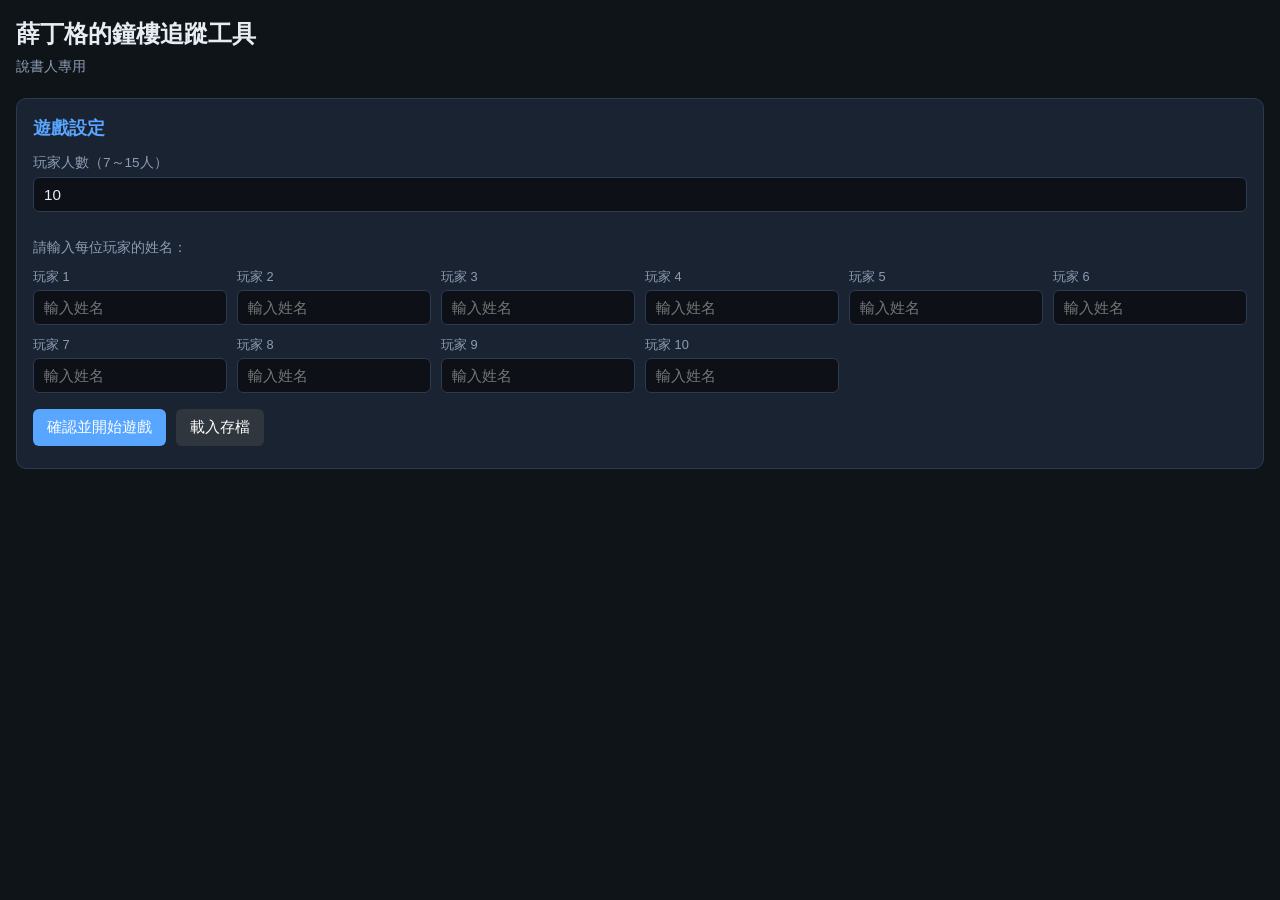
<file: index.html>
<!DOCTYPE html>
<html lang="zh-TW">
<head>
<meta charset="UTF-8">
<meta name="viewport" content="width=device-width, initial-scale=1.0">
<title>薛丁格的鐘樓追蹤工具</title>
<style>
  :root {
    --bg: #0f1419;
    --card: #1a2332;
    --border: #2d3a4f;
    --text: #e6edf3;
    --muted: #8b9cb3;
    --accent: #58a6ff;
    --good: #3fb950;
    --evil: #f85149;
    --warn: #d29922;
    --townsfolk: #3fb950;
    --outsider: #d29922;
    --minion: #f0883e;
    --demon: #f85149;
  }
  * { box-sizing: border-box; margin: 0; padding: 0; }
  body {
    font-family: "Microsoft JhengHei", "Segoe UI", sans-serif;
    background: var(--bg);
    color: var(--text);
    line-height: 1.5;
    padding: 16px;
    max-width: 1500px;
    margin: 0 auto;
  }
  h1 { font-size: 1.5rem; margin-bottom: 4px; }
  .subtitle { color: var(--muted); font-size: 0.9rem; margin-bottom: 20px; }
  .section {
    background: var(--card);
    border: 1px solid var(--border);
    border-radius: 10px;
    padding: 16px;
    margin-bottom: 16px;
  }
  .section h2 {
    font-size: 1.1rem;
    margin-bottom: 12px;
    color: var(--accent);
  }
  label { display: block; margin-bottom: 4px; font-size: 0.85rem; color: var(--muted); }
  input, select, textarea, button {
    font-family: inherit;
    font-size: 0.95rem;
  }
  input[type="text"], input[type="number"], select, textarea {
    width: 100%;
    padding: 8px 10px;
    background: #0d1117;
    border: 1px solid var(--border);
    border-radius: 6px;
    color: var(--text);
    margin-bottom: 10px;
  }
  textarea { min-height: 50px; resize: vertical; }
  button {
    background: var(--accent);
    color: #fff;
    border: none;
    padding: 8px 14px;
    border-radius: 6px;
    cursor: pointer;
    margin-right: 6px;
    margin-bottom: 6px;
  }
  button:hover { filter: brightness(1.1); }
  button.secondary { background: #30363d; }
  button.small { padding: 3px 8px; font-size: 0.78rem; }
  button.danger { background: var(--evil); }
  .row { display: flex; gap: 10px; flex-wrap: wrap; align-items: flex-end; }
  .row > * { flex: 1; min-width: 140px; }
  .players-grid {
    display: grid;
    grid-template-columns: repeat(auto-fill, minmax(300px, 1fr));
    gap: 12px;
  }
  .player-card {
    background: #0d1117;
    border: 1px solid var(--border);
    border-radius: 8px;
    padding: 12px;
  }
  .player-card h3 {
    font-size: 1rem;
    margin-bottom: 6px;
    display: flex;
    justify-content: space-between;
    align-items: center;
  }
  .role-tags {
    display: flex;
    flex-wrap: wrap;
    gap: 4px;
    margin: 6px 0;
    min-height: 28px;
  }
  .tag {
    border-radius: 12px;
    padding: 2px 8px;
    font-size: 0.72rem;
    display: inline-flex;
    align-items: center;
    gap: 3px;
    border: 1px solid transparent;
  }
  .tag.townsfolk { background: #1a3a2a; color: var(--townsfolk); border-color: #2a5a3a; }
  .tag.outsider { background: #3a2a1a; color: var(--outsider); border-color: #5a4a2a; }
  .tag.minion { background: #3a2a1a; color: var(--minion); border-color: #5a3a1a; }
  .tag.demon { background: #3a1a1a; color: var(--demon); border-color: #5a2a2a; }
  .tag button {
    background: transparent;
    border: none;
    color: inherit;
    padding: 0;
    margin: 0;
    font-size: 0.85rem;
    cursor: pointer;
    opacity: 0.7;
  }
  .status-bar {
    display: flex;
    gap: 6px;
    flex-wrap: wrap;
    margin-top: 6px;
  }
  .status {
    font-size: 0.7rem;
    padding: 2px 6px;
    border-radius: 4px;
    background: #21262d;
  }
  .status.alive { background: #1a3a2a; color: var(--good); }
  .status.dead { background: #3a1a1a; color: var(--evil); }
  .status.poisoned { background: #3a2a1a; color: var(--warn); }
  #timeline {
    max-height: 380px;
    overflow-y: auto;
  }
  .event {
    border-left: 3px solid var(--accent);
    padding: 8px 12px;
    margin-bottom: 8px;
    background: #0d1117;
    border-radius: 0 6px 6px 0;
    font-size: 0.9rem;
  }
  .event .meta {
    font-size: 0.75rem;
    color: var(--muted);
    margin-bottom: 2px;
  }
  .hidden { display: none; }
  .flex-between { display: flex; justify-content: space-between; align-items: center; }
  .checkbox-group {
    display: flex;
    flex-wrap: wrap;
    gap: 12px;
    margin: 8px 0 12px;
  }
  .checkbox-group label {
    display: flex;
    align-items: center;
    gap: 4px;
    color: var(--text);
    font-size: 0.9rem;
    cursor: pointer;
  }
  .count-badge {
    background: #21262d;
    padding: 1px 6px;
    border-radius: 10px;
    font-size: 0.75rem;
    margin-left: 4px;
  }
  .name-grid {
    display: grid;
    grid-template-columns: repeat(auto-fill, minmax(180px, 1fr));
    gap: 10px;
    margin-top: 8px;
  }
</style>
</head>
<body>
  <h1>薛丁格的鐘樓追蹤工具</h1>
  <p class="subtitle">說書人專用</p>

  <!-- 設定區 -->
  <div class="section" id="setupSection">
    <h2>遊戲設定</h2>
    <div class="row">
      <div>
        <label>玩家人數（7～15人）</label>
        <input type="number" id="playerCount" min="7" max="15" value="10" onchange="generateNameInputs()">
      </div>
    </div>
    <div id="nameInputsArea" style="margin-top: 16px;"></div>
    <div style="margin-top: 16px;">
      <button onclick="createPlayers()">確認並開始遊戲</button>
      <button class="secondary" onclick="loadGame()">載入存檔</button>
    </div>
  </div>

  <!-- 主要操作區 -->
  <div id="mainSection" class="hidden">
    <!-- 快速記錄選擇 -->
    <div class="section">
      <h2>快速記錄選擇</h2>
      <div class="row">
        <div>
          <label>玩家</label>
          <select id="logPlayer"></select>
        </div>
        <div>
          <label>階段</label>
          <select id="logPhase">
            <option value="N1">第一夜</option>
            <option value="D1">第一天</option>
            <option value="N2">第二夜</option>
            <option value="D2">第二天</option>
            <option value="N3">第三夜</option>
            <option value="D3">第三天</option>
            <option value="N4">第四夜</option>
            <option value="D4">第四天</option>
            <option value="N5">第五夜</option>
            <option value="D5">第五天</option>
            <option value="Other">其他</option>
          </select>
        </div>
      </div>
      <div class="checkbox-group">
        <label><input type="checkbox" id="flagWoken"> 想要被喚醒</label>
        <label><input type="checkbox" id="flagChoseTarget"> 夜晚選擇了目標</label>
        <label><input type="checkbox" id="flagReceivedInfo"> 獲得資訊</label>
        <label><input type="checkbox" id="flagDayAbility"> 白天使用能力</label>
        <label><input type="checkbox" id="flagDied"> 死亡</label>
      </div>
      <label>選擇內容</label>
      <textarea id="logContent" placeholder="例如：被喚醒並選擇了3號玩家作為目標"></textarea>
      <button onclick="addEventAndCollapse()">加入時間軸並自動移除</button>
      <button class="secondary" onclick="clearLogForm()">清空</button>
    </div>

    <!-- 時間軸 -->
    <div class="section">
      <h2>時間軸</h2>
      <div id="timeline"></div>
      <button class="secondary small" onclick="clearTimeline()">清空時間軸</button>
    </div>

    <!-- 玩家卡片 -->
    <div class="section">
      <div class="flex-between">
        <h2>玩家狀態與角色可能性</h2>
        <div>
          <button class="small secondary" onclick="undo()">復原上一步</button>
          <button class="small secondary" onclick="saveGame()">手動儲存</button>
        </div>
      </div>
      <div class="players-grid" id="playersGrid"></div>
    </div>
  </div>

<script>
const ROLES = [
  { id: "clockmaker", zh: "鐘錶匠", type: "townsfolk", wakesN1: true, wakesOther: false, chooses: false, dayAbility: false },
  { id: "pixie", zh: "小精靈", type: "townsfolk", wakesN1: true, wakesOther: false, chooses: false, dayAbility: false },
  { id: "empath", zh: "共情者", type: "townsfolk", wakesN1: true, wakesOther: true, chooses: false, dayAbility: false },
  { id: "mathematician", zh: "數學家", type: "townsfolk", wakesN1: true, wakesOther: true, chooses: false, dayAbility: false },
  { id: "monk", zh: "僧侶", type: "townsfolk", wakesN1: false, wakesOther: true, chooses: true, dayAbility: false },
  { id: "undertaker", zh: "送葬者", type: "townsfolk", wakesN1: false, wakesOther: true, chooses: false, dayAbility: false },
  { id: "gambler", zh: "賭徒", type: "townsfolk", wakesN1: false, wakesOther: true, chooses: true, dayAbility: false },
  { id: "lycanthrope", zh: "半獸人", type: "townsfolk", wakesN1: false, wakesOther: true, chooses: true, dayAbility: false },
  { id: "gossip", zh: "造謠者", type: "townsfolk", wakesN1: false, wakesOther: false, chooses: false, dayAbility: true },
  { id: "fool", zh: "弄臣", type: "townsfolk", wakesN1: false, wakesOther: false, chooses: false, dayAbility: false },
  { id: "tealady", zh: "茶藝師", type: "townsfolk", wakesN1: false, wakesOther: false, chooses: false, dayAbility: false },
  { id: "cannibal", zh: "食人族", type: "townsfolk", wakesN1: false, wakesOther: true, chooses: false, dayAbility: false },
  { id: "mayor", zh: "鎮長", type: "townsfolk", wakesN1: false, wakesOther: false, chooses: false, dayAbility: false },
  { id: "drunk", zh: "酒鬼", type: "outsider", wakesN1: false, wakesOther: false, chooses: false, dayAbility: false },
  { id: "recluse", zh: "陌客", type: "outsider", wakesN1: false, wakesOther: false, chooses: false, dayAbility: false },
  { id: "damsel", zh: "落難少女", type: "outsider", wakesN1: false, wakesOther: false, chooses: false, dayAbility: false },
  { id: "puzzlemaster", zh: "解謎大師", type: "outsider", wakesN1: false, wakesOther: false, chooses: false, dayAbility: false },
  { id: "golem", zh: "魔像", type: "outsider", wakesN1: false, wakesOther: false, chooses: false, dayAbility: false },
  { id: "poisoner", zh: "投毒者", type: "minion", wakesN1: true, wakesOther: true, chooses: true, dayAbility: false },
  { id: "baron", zh: "男爵", type: "minion", wakesN1: false, wakesOther: false, chooses: false, dayAbility: false },
  { id: "devilsadvocate", zh: "魔鬼代言人", type: "minion", wakesN1: true, wakesOther: true, chooses: true, dayAbility: false },
  { id: "mastermind", zh: "主謀", type: "minion", wakesN1: false, wakesOther: false, chooses: false, dayAbility: false },
  { id: "pukka", zh: "普卡", type: "demon", wakesN1: true, wakesOther: true, chooses: true, dayAbility: false },
  { id: "lleech", zh: "痢蛭", type: "demon", wakesN1: true, wakesOther: true, chooses: true, dayAbility: false },
  { id: "fanggu", zh: "方古", type: "demon", wakesN1: false, wakesOther: true, chooses: true, dayAbility: false }
];

let players = [];
let events = [];
let history = [];
let nextId = 1;
const MAX_HISTORY = 30;

function generateNameInputs() {
  const count = parseInt(document.getElementById('playerCount').value) || 10;
  const area = document.getElementById('nameInputsArea');
  if (count < 7 || count > 15) {
    area.innerHTML = '<p style="color:var(--evil);">請輸入 7～15 之間的人數</p>';
    return;
  }
  let html = '<label>請輸入每位玩家的姓名：</label><div class="name-grid">';
  for (let i = 1; i <= count; i++) {
    html += `
      <div>
        <label style="font-size:0.8rem; color:var(--muted);">玩家 ${i}</label>
        <input type="text" id="playerName${i}" placeholder="輸入姓名" style="margin-bottom:0;">
      </div>
    `;
  }
  html += '</div>';
  area.innerHTML = html;
}

function createPlayers() {
  const count = parseInt(document.getElementById('playerCount').value) || 10;
  if (count < 7 || count > 15) {
    alert('請輸入 7～15 之間的人數');
    return;
  }
  const names = [];
  for (let i = 1; i <= count; i++) {
    const input = document.getElementById('playerName' + i);
    const name = input ? input.value.trim() : '';
    names.push(name || ('玩家 ' + i));
  }
  players = [];
  nextId = 1;
  for (let i = 0; i < count; i++) {
    players.push({
      id: nextId++,
      name: names[i],
      possible: ROLES.map(r => r.id),
      alive: true,
      poisoned: false,
      possiblyDead: false,
      alignment: null
    });
  }
  events = [];
  history = [];
  renderAll();
  document.getElementById('setupSection').classList.add('hidden');
  document.getElementById('mainSection').classList.remove('hidden');
  saveGame();
}

function getRole(id) {
  return ROLES.find(r => r.id === id);
}

function renderAll() {
  renderPlayers();
  renderPlayerSelect();
  renderTimeline();
}

function renderPlayers() {
  const grid = document.getElementById('playersGrid');
  grid.innerHTML = players.map(p => {
    const possibleRoles = p.possible.map(id => getRole(id)).filter(Boolean);
    const count = possibleRoles.length;
    return `
      <div class="player-card">
        <h3>
          <span contenteditable="true" onblur="updateName(${p.id}, this.textContent)">${p.name}</span>
          <span class="count-badge">${count} 個可能</span>
        </h3>
        <div class="status-bar">
          <span class="status ${p.alive ? 'alive' : 'dead'}">${p.alive ? '存活' : '死亡'}</span>
          ${p.possiblyDead ? '<span class="status dead">可能死亡</span>' : ''}
          ${p.poisoned ? '<span class="status poisoned">中毒</span>' : ''}
          ${p.alignment === 'good' ? '<span class="status alive">善良</span>' : ''}
          ${p.alignment === 'evil' ? '<span class="status dead">邪惡</span>' : ''}
        </div>
        <div class="role-tags">
          ${possibleRoles.map(r => `
            <span class="tag ${r.type}">
              ${r.zh}
              <button onclick="manualRemove(${p.id}, '${r.id}')">×</button>
            </span>
          `).join('')}
        </div>
        <div class="status-bar">
          <button class="small secondary" onclick="toggleAlive(${p.id})">${p.alive ? '標記死亡' : '標記存活'}</button>
          <button class="small secondary" onclick="togglePossiblyDead(${p.id})">${p.possiblyDead ? '取消可能死亡' : '可能死亡'}</button>
          <button class="small secondary" onclick="togglePoisoned(${p.id})">${p.poisoned ? '解除中毒' : '標記中毒'}</button>
          <button class="small secondary" onclick="setAlignment(${p.id}, 'good')">設為善良</button>
          <button class="small secondary" onclick="setAlignment(${p.id}, 'evil')">設為邪惡</button>
          <button class="small secondary" onclick="resetPossible(${p.id})">重置可能性</button>
        </div>
      </div>
    `;
  }).join('');
}

function renderPlayerSelect() {
  const sel = document.getElementById('logPlayer');
  sel.innerHTML = players.map(p => `<option value="${p.id}">${p.name}</option>`).join('');
}

function renderTimeline() {
  const box = document.getElementById('timeline');
  if (events.length === 0) {
    box.innerHTML = '<p style="color:var(--muted);font-size:0.9rem">尚無事件</p>';
    return;
  }
  box.innerHTML = events.slice().reverse().map(e => `
    <div class="event">
      <div class="meta">${e.phase} · ${e.playerName} · ${e.time}</div>
      <div>${e.content}</div>
     ${e.collapsed ? `<div style="font-size:0.8rem;color:var(--warn);margin-top:4px">已自動移除：${e.collapsed}</div>` : ''}
      <div style="margin-top:6px;">
        <button class="small secondary" onclick="editEvent(${e.id})">修改</button>
        <button class="small secondary" onclick="deleteEvent(${e.id})">刪除</button>
      </div>
    </div>
  `).join('');
}

  function deleteEvent(eventId) {
  saveToHistory();
  events = events.filter(e => e.id !== eventId);
  renderTimeline();
  saveGame();
}

function editEvent(eventId) {
  const e = events.find(x => x.id === eventId);
  if (!e) return;

  const newContent = prompt('請輸入新的內容：', e.content);
  if (newContent === null) return;          // 使用者按取消
  if (newContent.trim() === '') {
    alert('內容不能空白');
    return;
  }

  saveToHistory();
  e.content = newContent.trim();
  renderTimeline();
  saveGame();
}
  
function saveToHistory() {
  const snapshot = {
    players: JSON.parse(JSON.stringify(players)),
    events: JSON.parse(JSON.stringify(events)),
    nextId: nextId
  };
  history.push(snapshot);
  if (history.length > MAX_HISTORY) history.shift();
}

function undo() {
  if (history.length === 0) {
    alert('沒有可以復原的步驟了');
    return;
  }
  const last = history.pop();
  players = last.players;
  events = last.events;
  nextId = last.nextId;
  renderAll();
  saveGame();
}

function setAlignment(pid, alignment) {
  saveToHistory();
  const p = players.find(x => x.id === pid);
  if (!p) return;
  p.alignment = alignment;
  if (alignment === 'good') {
    p.possible = p.possible.filter(id => {
      const r = getRole(id);
      return r.type === 'townsfolk' || r.type === 'outsider';
    });
  } else if (alignment === 'evil') {
    p.possible = p.possible.filter(id => {
      const r = getRole(id);
      return r.type === 'minion' || r.type === 'demon';
    });
  }
  renderPlayers();
  saveGame();
}

function addEventAndCollapse() {
  saveToHistory();
  const pid = parseInt(document.getElementById('logPlayer').value);
  const phase = document.getElementById('logPhase').value;
  const content = document.getElementById('logContent').value.trim();
  const woken = document.getElementById('flagWoken').checked;
  const chose = document.getElementById('flagChoseTarget').checked;
  const info = document.getElementById('flagReceivedInfo').checked;
  const dayAbility = document.getElementById('flagDayAbility').checked;
  const died = document.getElementById('flagDied').checked;

  if (!content && !woken && !chose && !info && !dayAbility && !died) {
    alert('請至少輸入內容或勾選一個行為標記');
    return;
  }

  const p = players.find(x => x.id === pid);
  if (!p) return;

  let removed = [];
  const isNight1 = phase === 'N1';
  const isOtherNight = phase.startsWith('N') && phase !== 'N1';

  if (woken) {
    if (isNight1) {
      p.possible = p.possible.filter(id => {
        const r = getRole(id);
        if (!r.wakesN1) {
          removed.push(r.zh);
          return false;
        }
        return true;
      });
    } else if (isOtherNight) {
      p.possible = p.possible.filter(id => {
        const r = getRole(id);
        if (!r.wakesOther) {
          removed.push(r.zh);
          return false;
        }
        return true;
      });
    }
  }

  if (chose) {
    p.possible = p.possible.filter(id => {
      const r = getRole(id);
      if (!r.chooses) {
        removed.push(r.zh);
        return false;
      }
      return true;
    });
  }

  if (dayAbility) {
    p.possible = p.possible.filter(id => {
      const r = getRole(id);
      if (!r.dayAbility) {
        removed.push(r.zh);
        return false;
      }
      return true;
    });
  }

  if (died) p.alive = false;

  let autoText = '';
  if (woken) autoText += '被喚醒';
  if (chose) autoText += (autoText ? ' + ' : '') + '選擇目標';
  if (dayAbility) autoText += (autoText ? ' + ' : '') + '白天使用能力';
  if (info) autoText += (autoText ? ' + ' : '') + '獲得資訊';
  if (died) autoText += (autoText ? ' + ' : '') + '死亡';

  const removedStr = [...new Set(removed)].join('、') || null;

  events.push({
    id: Date.now(),
    playerId: pid,
    playerName: p.name,
    phase,
    content: content || autoText || '記錄',
    time: new Date().toLocaleTimeString('zh-TW', {hour:'2-digit', minute:'2-digit'}),
    collapsed: removedStr
  });

  clearLogForm();
  renderAll();
  saveGame();
}

function manualRemove(pid, roleId) {
  saveToHistory();
  const p = players.find(x => x.id === pid);
  if (!p) return;
  p.possible = p.possible.filter(id => id !== roleId);
  renderPlayers();
  saveGame();
}

function resetPossible(pid) {
  saveToHistory();
  const p = players.find(x => x.id === pid);
  if (p) {
    p.possible = ROLES.map(r => r.id);
    p.alignment = null;
    renderPlayers();
    saveGame();
  }
}

function toggleAlive(pid) {
  saveToHistory();
  const p = players.find(x => x.id === pid);
  if (p) {
    p.alive = !p.alive;
    renderPlayers();
    saveGame();
  }
}

function togglePossiblyDead(pid) {
  saveToHistory();
  const p = players.find(x => x.id === pid);
  if (p) {
    p.possiblyDead = !p.possiblyDead;
    renderPlayers();
    saveGame();
  }
}

function togglePoisoned(pid) {
  saveToHistory();
  const p = players.find(x => x.id === pid);
  if (p) {
    p.poisoned = !p.poisoned;
    renderPlayers();
    saveGame();
  }
}

function updateName(pid, newName) {
  const p = players.find(x => x.id === pid);
  if (p && newName.trim()) {
    p.name = newName.trim();
    renderPlayerSelect();
    saveGame();
  }
}

function clearLogForm() {
  document.getElementById('logContent').value = '';
  document.getElementById('flagWoken').checked = false;
  document.getElementById('flagChoseTarget').checked = false;
  document.getElementById('flagReceivedInfo').checked = false;
  document.getElementById('flagDayAbility').checked = false;
  document.getElementById('flagDied').checked = false;
}

function clearTimeline() {
  if (confirm('確定清空時間軸？')) {
    saveToHistory();
    events = [];
    renderTimeline();
    saveGame();
  }
}

function saveGame() {
  const data = { players, events, nextId };
  localStorage.setItem('schrodinger_v2', JSON.stringify(data));
}

function loadGame() {
  const raw = localStorage.getItem('schrodinger_v2');
  if (!raw) {
    alert('沒有找到存檔');
    return;
  }
  try {
    const data = JSON.parse(raw);
    players = data.players || [];
    events = data.events || [];
    nextId = data.nextId || 1;
    history = [];
    document.getElementById('setupSection').classList.add('hidden');
    document.getElementById('mainSection').classList.remove('hidden');
    renderAll();
    alert('存檔已載入');
  } catch (e) {
    alert('存檔損壞');
  }
}

generateNameInputs();
</script>
</body>
</html>
</file>
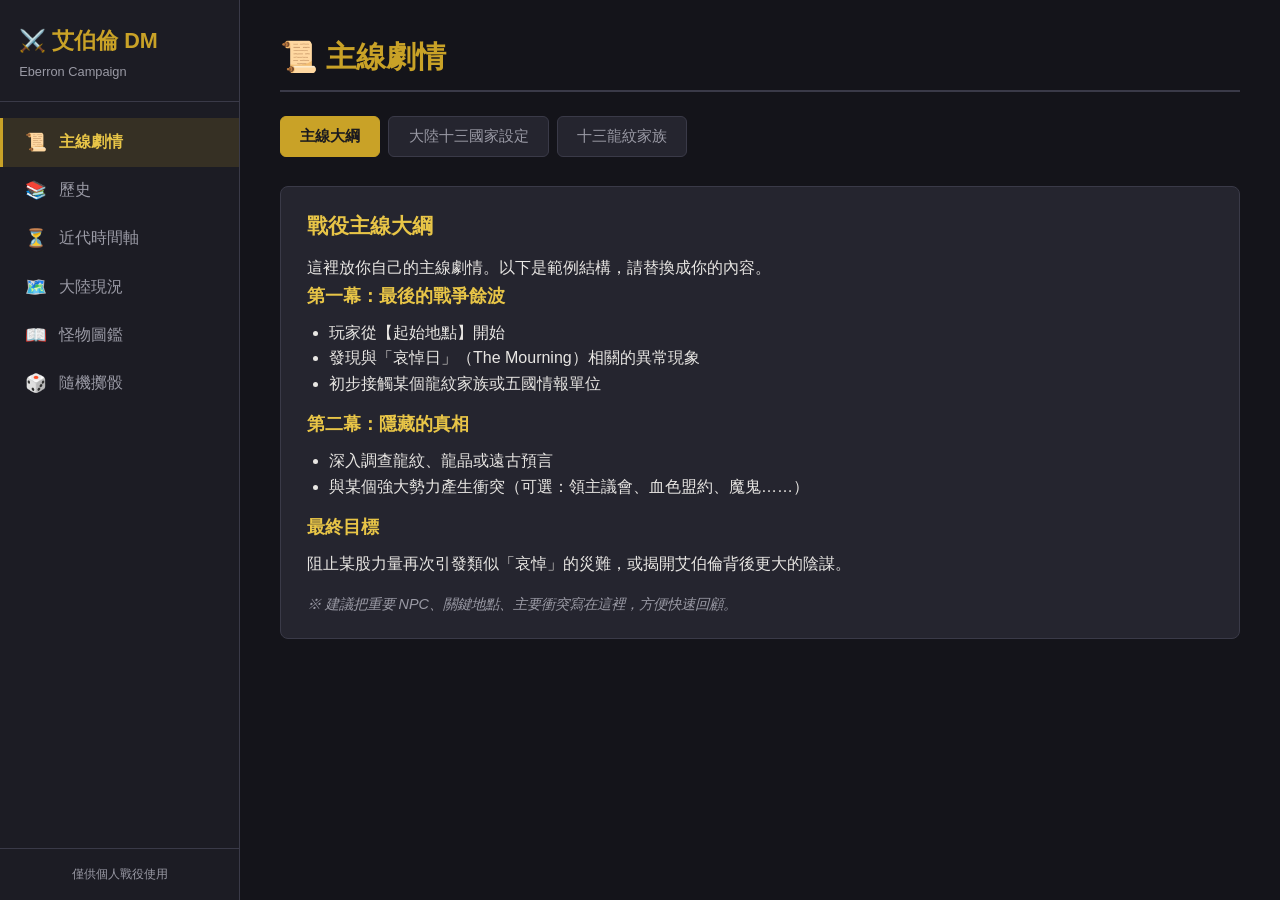
<file: DM/DM.html>
<!DOCTYPE html>
<html lang="zh-Hant">
<head>
  <meta charset="UTF-8">
  <meta name="viewport" content="width=device-width, initial-scale=1.0">
  <title>艾伯倫 DM ｜Eberron</title>
  <link rel="stylesheet" href="style.css">
</head>
<body>

  <div class="app">
    <!-- ========== 左側側邊欄 ========== -->
    <aside class="sidebar">
      <div class="sidebar-header">
        <div class="logo">⚔️ 艾伯倫 DM</div>
        <div class="subtitle">Eberron Campaign</div>
      </div>

      <nav class="sidebar-nav">
        <button class="nav-item active" data-panel="plot">
          <span class="icon">📜</span> 主線劇情
        </button>
        <button class="nav-item" data-panel="history">
          <span class="icon">📚</span> 歷史
        </button>
        <button class="nav-item" data-panel="timeline">
          <span class="icon">⏳</span> 近代時間軸
        </button>
        <button class="nav-item" data-panel="regions">
          <span class="icon">🗺️</span> 大陸現況
        </button>
        <button class="nav-item" data-panel="bestiary">
          <span class="icon">📖</span> 怪物圖鑑
        </button>
        <button class="nav-item" data-panel="tables">
          <span class="icon">🎲</span> 隨機擲骰
        </button>
      </nav>

      <div class="sidebar-footer">
        僅供個人戰役使用
      </div>
    </aside>

    <!-- ========== 右側內容區 ========== -->
    <main class="content">

      <!-- ===== 主線劇情（含有子選單） ===== -->
      <section id="panel-plot" class="panel active">
        <h1>📜 主線劇情</h1>

        <div class="sub-tabs">
          <button class="sub-tab active" data-sub="outline">主線大綱</button>
          <button class="sub-tab" data-sub="nations">大陸十三國家設定</button>
          <button class="sub-tab" data-sub="houses">十三龍紋家族</button>
        </div>

        <div id="sub-outline" class="sub-panel active">
          <div class="card">
            <h2>戰役主線大綱</h2>
            <p>這裡放你自己的主線劇情。以下是範例結構，請替換成你的內容。</p>
            <h3>第一幕：最後的戰爭餘波</h3>
            <ul>
              <li>玩家從【起始地點】開始</li>
              <li>發現與「哀悼日」（The Mourning）相關的異常現象</li>
              <li>初步接觸某個龍紋家族或五國情報單位</li>
            </ul>
            <h3>第二幕：隱藏的真相</h3>
            <ul>
              <li>深入調查龍紋、龍晶或遠古預言</li>
              <li>與某個強大勢力產生衝突（可選：領主議會、血色盟約、魔鬼……）</li>
            </ul>
            <h3>最終目標</h3>
            <p>阻止某股力量再次引發類似「哀悼」的災難，或揭開艾伯倫背後更大的陰謀。</p>
            <p class="note">※ 建議把重要 NPC、關鍵地點、主要衝突寫在這裡，方便快速回顧。</p>
          </div>
        </div>

        <div id="sub-nations" class="sub-panel">
          <div class="grid">
            <div class="card">
              <h3>安黛爾</h3>
              <p><strong>首都：</strong> 安恬城</p>
              <p><strong>人口：</strong> 2，000，000（51％人類，16％半精靈，11％精靈，11％侏儒，5％半身人，3％半獸化人，2％半變形怪，1％其他）</p>
              <p><strong>語言：</strong> 通用語、龍語、精靈語、半身人語</p>
              <p><strong>特產品：</strong> 葡萄酒、奶酪、穀物、教育、時尚、奧法</p>
            </div>
            <div class="card">
              <h3>布魯蘭</h3>
              <p><strong>首都：</strong> 沃奧特</p>
              <p><strong>人口：</strong> 3,700,000 （44%人類，14%侏儒，10%半精靈，8%精靈，7%矮人，4%半身人，4%半變形怪，4%地精，3%獸人，2%其他）</p>
              <p><strong>語言：</strong> 通用語、侏儒語、精靈語、矮人語、半身人語、獸人語、地精語、沙華語</p>
              <p><strong>特產品：</strong> 武器、盔甲、工具、精煉礦石、金屬製品、加工品、重工業產品</p>
            </div>
            <div class="card">
              <h3>達貢</h3>
              <p><strong>首都：</strong> 路坎卓爾</p>
              <p><strong>人口：</strong> 800，000（39％地精，29％大地精，13％熊地精，6％狗頭人，6％人類，4％侏儒，3％其他）</p>
              <p><strong>語言：</strong> 地精語、通用語、龍語</p>
              <p><strong>特產品：</strong> 僱傭兵服務</p>
            </div>
            <div class="card">
              <h3>埃魯登原野</h3>
             <p><strong>首都：</strong> 碧心城</p>
              <p><strong>人口：</strong> 500，000（45％人類，16％半精靈，16％半獸化人，7％侏儒，7％半身人，3％獸人，3％精靈，3％其他種族）</p>
              <p><strong>語言：</strong> 通用語、精靈語、半人語</p>
              <p><strong>特產品：</strong> 農產品、畜牧業產品、德鲁伊魔法</p>
            </div>
            <div class="card status-danger">
              <h3>賽爾  → 哀傷故地</h3>
              <p><strong>狀態：</strong> 已毀滅（The Mournland）</p>
              <p>994 YK 的「哀悼日」將整個賽爾化為死亡與異變之地。至今無人能解釋真正原因。</p>
            </div>
            <div class="card">
              <h3>坎納斯</h3>
             <p><strong>首都：</strong> 寇斯</p>
              <p><strong>人口：</strong> 2,500,000（52％人類，18％矮人，10％半身人，8％半精靈，8％精靈，4％其他）</p>
              <p><strong>語言：</strong> 通用語、矮人語、精靈語、半身人語</p>
              <p><strong>特產品：</strong> 麥酒、乳製品、玻璃、穀物、家畜、木材、紙張、紡織品、亡靈</p>
            </div>
            <div class="card">
              <h3>拉扎爾邦聯</h3>
             <p><strong>首都：</strong> 帝王港</p>
              <p><strong>人口：</strong> 500，000（42％人类，16％侏儒，14％半精靈，12％半變形怪，5％矮人，4％半身人，3％其他）</p>
              <p><strong>語言：</strong> 通用語、侏儒語、矮人語、精靈語、半身人語</p>
              <p><strong>特產品：</strong> 漁業、傭兵、商業、海盜、船舶、貿易品</p>
            </div>
            <div class="card">
              <h3>瑟雷恩</h3>
             <p><strong>首都：</strong> 銀焰堡</p>
              <p><strong>人口：</strong> 2，300，000（70％人類，10％半精靈，9％矮人，4％精靈，4％半身人，3％其他）</p>
              <p><strong>語言：</strong> 通用語、龍語、矮人語、精靈語、半身人語</p>
              <p><strong>特產品：</strong> 高級工藝品、羊毛、紡織品、神術、水果、家畜</p>
            </div>
            <div class="card">
              <h3>摩洛領</h3>
             <p><strong>首都：</strong> 科洛那山城</p>
              <p><strong>人口：</strong> 700，000（65％矮人，12％人類，10％獸人，8％侏儒，5％其他）</p>
              <p><strong>語言：</strong> 矮人語、通用語、侏儒語、獸人語</p>
              <p><strong>特產品：</strong> 金融業，精煉金屬和原礦</p>
            </div>
            <div class="card">
              <h3>誇巴拉</h3>
             <p><strong>首都：</strong> 新王座堡</p>
              <p><strong>人口：</strong> 300，000（40％蜥蜴人，30％人類，15％狗頭人，7％半身人，3％矮人，2％半精靈，3％其他）</p>
              <p><strong>語言：</strong> 龍語、通用語、卓爾語</p>
              <p><strong>特產品：</strong> 艾伯倫龍晶</p>
            </div>
            <div class="card">
              <h3>吉拉哥</h3>
             <p><strong>首都：</strong> 托蘭港</p>
              <p><strong>人口：</strong> 250，000（60％侏儒，16％人類，11％矮人，11％狗頭人，6％其他）</p>
              <p><strong>語言：</strong> 通用語，侏儒語</p>
              <p><strong>特產品：</strong> 煉金術、教育、元素束縛、娛樂、報紙</p>
            </div>
            <div class="card">
              <h3>維綸娜</h3>
             <p><strong>首都：</strong> 泰爾維拉埃斯塔</p>
              <p><strong>人口：</strong> 70，000（43％精靈，15％半精靈，28％人類，5％半身人，9％其他）</p>
              <p><strong>語言：</strong> 通用語、精靈語</p>
              <p><strong>特產品：</strong> 精靈、馬、傭兵</p>
            </div>
            <div class="card">
              <h3>塔蘭塔平原</h3>
             <p><strong>首都：</strong> 歡樂堡</p>
              <p><strong>人口：</strong> 400，000（80％半身人，10％人類，4％矮人，4％半變形怪，2％其他）</p>
              <p><strong>語言：</strong> 通用語、半身人語</p>
              <p><strong>特產品：</strong> 恐龍、半身人、牲畜</p>
            </div>
          </div>
        </div>

        <div id="sub-houses" class="sub-panel">
          <div class="grid">
            <div class="card"><h3>坎尼斯家族 (House Cannith)</h3><p><strong>龍紋：</strong> 製造龍紋</p><p><strong>業務：</strong> 魔法物品、戰爭鍛造、構裝體</p></div>
            <div class="card"><h3>德內斯家族 (House Deneith)</h3><p><strong>龍紋：</strong> 哨兵龍紋</p><p><strong>業務：</strong> 傭兵、護衛、執法</p></div>
            <div class="card"><h3>加蘭達家族 (House Ghallanda)</h3><p><strong>龍紋：</strong> 好客龍紋</p><p><strong>業務：</strong> 旅店、酒館、接待服務</p></div>
            <div class="card"><h3>喬拉斯科家族 (House Jorasco)</h3><p><strong>龍紋：</strong> 治療龍紋</p><p><strong>業務：</strong> 醫療、療養院</p></div>
            <div class="card"><h3>昆達拉克家族 (House Kundarak)</h3><p><strong>龍紋：</strong> 守御龍紋</p><p><strong>業務：</strong> 銀行、金庫、安保</p></div>
            <div class="card"><h3>萊蘭達家族 (House Lyrandar)</h3><p><strong>龍紋：</strong> 風暴龍紋</p><p><strong>業務：</strong> 空船、海運、天氣操控</p></div>
            <div class="card"><h3>梅丹尼家族 (House Medani)</h3><p><strong>龍紋：</strong> 偵測龍紋</p><p><strong>業務：</strong> 調查、預警、情報</p></div>
            <div class="card"><h3>奧利安家族 (House Orien)</h3><p><strong>龍紋：</strong> 通行龍紋</p><p><strong>業務：</strong> 閃電列車、陸上運輸</p></div>
            <div class="card"><h3>菲亞蘭家族 (House Phiarlan)</h3><p><strong>龍紋：</strong> 陰影龍紋</p><p><strong>業務：</strong> 娛樂、情報、間諜</p></div>
            <div class="card"><h3>西維斯家族 (House Sivis)</h3><p><strong>龍紋：</strong> 抄寫龍紋</p><p><strong>業務：</strong> 通訊、翻譯、公證</p></div>
            <div class="card"><h3>薩拉斯克家族 (House Tharashk)</h3><p><strong>龍紋：</strong> 尋找龍紋</p><p><strong>業務：</strong> 探礦、賞金獵人、資源開採</p></div>
            <div class="card"><h3>圖蘭尼家族 (House Thuranni)</h3><p><strong>龍紋：</strong> 陰影龍紋</p><p><strong>業務：</strong> 暗殺、情報、藝術</p></div>
            <div class="card"><h3>瓦達里斯家族 (House Vadalis)</h3><p><strong>龍紋：</strong> 駕馭龍紋</p><p><strong>業務：</strong> 魔法生物育種、坐騎、動物訓練</p></div>
          </div>
        </div>
      </section>

      <!-- ===== 歷史（完整時間線） ===== -->
      <section id="panel-history" class="panel">
        <h1>📚 艾伯倫歷史</h1>
        <p class="intro-text">從過去到現在，歷史被分成許多階段。目前通用的紀年方式是從迦利法王國誕生之日算起（YK）。更古老的事件則以「距今多少年」記錄。</p>

        <!-- 龍之時代 -->
        <div class="era-block">
          <h2 class="era-title">🐉 龍之時代</h2>
          <div class="timeline-history">
            <div class="hist-item">
              <div class="hist-year">距今：？？？</div>
              <div class="hist-event">在遙遠的過去，世界是唯一而混沌的。最初而最強大的龍類統治著一切。三條最強大的龍——<strong>希伯瑞斯、艾伯倫和吉伯爾</strong>——發現（或創造）了預言。世界開始四散分裂，逐漸分成三塊。最後，希伯瑞斯變成了圍繞世界的圓環，吉伯爾陷入黑暗深淵，而艾伯倫則醫治了世界並融入其間。希伯瑞斯產下了隨後的龍類，艾伯倫創造了其他的生物，而吉伯爾則造出了惡魔。</div>
            </div>
          </div>
        </div>

        <!-- 惡魔時代 -->
        <div class="era-block">
          <h2 class="era-title">👹 惡魔時代</h2>
          <div class="timeline-history">
            <div class="hist-item">
              <div class="hist-year">距今：-10,000,000</div>
              <div class="hist-event">吉伯爾可怕的後裔席捲了地表世界，把整個世界變成猶如地獄一般，黑暗的巫婆們統治了世界。</div>
            </div>
            <div class="hist-item">
              <div class="hist-year">距今：-1,500,000</div>
              <div class="hist-event">龍類重新發現了預言，恢復了他們古老的強大能力，並與其他古老種族（包括羽蛇）一同對抗惡魔統治者。普通種族則遠遠避開這些彷彿神一般的戰士，在戰爭中尋求苟活。</div>
            </div>
            <div class="hist-item">
              <div class="hist-year">距今：-100,000</div>
              <div class="hist-event">羽蛇們在戰爭中作出了最大的犧牲，把最強大的惡魔領主和魔鬼們送回吉伯爾的世界並永遠封印。龍類則退卻到阿貢尼森，開始努力思索龍族的預言，並避開那些「次要種族」。</div>
            </div>
          </div>
        </div>

        <!-- 巨人時代 -->
        <div class="era-block">
          <h2 class="era-title">🗿 巨人時代</h2>
          <div class="timeline-history">
            <div class="hist-item">
              <div class="hist-year">距今：-80,000</div>
              <div class="hist-event">巨人們開始在龍—惡魔戰爭的廢墟中成長，並在希恩德瑞克大陸建立了遼闊而強大的文明。他們奴役白精靈與卓爾精靈，無意間讓這些種族慢慢脫離蒙昧狀態。</div>
            </div>
            <div class="hist-item">
              <div class="hist-year">距今：-60,000</div>
              <div class="hist-event">龍類主動與巨人王國接觸，開始教導巨人們使用奧術魔法。精靈們則偷偷跟在巨人們身後學習。巨人們很快熟練掌握奧術魔法，創造了許多至今仍無與倫比的奇蹟。</div>
            </div>
            <div class="hist-item">
              <div class="hist-year">距今：-40,000</div>
              <div class="hist-event">魘靈透過連結達拉庫爾（夢境位面）與艾伯倫的界域之門湧出，入侵希恩德瑞克。經過數年戰鬥，巨人們使用強大的龍類魔法摧毀了界域之門。這造成巨大災難，希恩德瑞克大陸開始振顫，大片陸地陷入海中。與達拉庫爾的物理連結最終被切斷。</div>
            </div>
            <div class="hist-item">
              <div class="hist-year">距今：-39,000</div>
              <div class="hist-event">殘存的巨人王國再也沒有從魘靈入侵中恢復。可怕的詛咒與瘟疫橫掃大陸，精靈奴隸趁機起義。巨人們試圖再次使用毀滅性魔法，但龍類發動攻擊。巨人文明分崩離析，卓爾精靈隱入希恩德瑞克內部，白精靈逃到艾倫諾。毀滅性法術打破了艾伯倫位面，產生龐大空間縫隙，許多奇特生物湧入，裂縫一年後自行癒合。</div>
            </div>
          </div>
        </div>

        <!-- 怪獸時代 -->
        <div class="era-block">
          <h2 class="era-title">🐺 怪獸時代</h2>
          <div class="timeline-history">
            <div class="hist-item">
              <div class="hist-year">距今：-38,000</div>
              <div class="hist-event">龍族退回阿貢尼森，精靈在艾倫諾建立殖民地，巨人退回原始生活。科瓦雷大陸出現第一個地精王國（位於今天的布雷蘭和達貢地區）。湧入的生物經過千年繁衍，逐漸形成規模。</div>
            </div>
            <div class="hist-item">
              <div class="hist-year">距今：-30,000</div>
              <div class="hist-event">獸人國家逐漸興起於科瓦雷西部，並與地精王國展開競爭。</div>
            </div>
            <div class="hist-item">
              <div class="hist-year">距今：-25,000</div>
              <div class="hist-event">不朽評議會逐漸在艾倫諾成形。第一次精靈與龍類間的衝突爆發。這是一段相對和平的年代，其間不斷被小規模衝突打斷。</div>
            </div>
            <div class="hist-item">
              <div class="hist-year">距今：-16,000</div>
              <div class="hist-event">達卡尼（Dhakaani）聯合所有地精王國，組成已知最龐大的地精帝國。護門者組織開始出現在科瓦雷西部的半獸人中間。</div>
            </div>
            <div class="hist-item">
              <div class="hist-year">距今：-12,000</div>
              <div class="hist-event">矮人逐漸從霜落故地遷徙到鐵根山脈。</div>
            </div>
            <div class="hist-item">
              <div class="hist-year">距今：-10,000</div>
              <div class="hist-event">艾倫諾的精靈進入科瓦雷，在今天維倫娜地區建立殖民地。因無法和平共存，與達卡尼帝國爆發衝突。後來精靈與龍類再次戰爭威脅到艾倫諾本土，他們不得不放棄科瓦雷殖民地。</div>
            </div>
            <div class="hist-item">
              <div class="hist-year">距今：-9,000</div>
              <div class="hist-event">達吉爾戰爭（Daelkyr War）席捲科瓦雷大陸西部。</div>
            </div>
            <div class="hist-item">
              <div class="hist-year">距今：-5,000</div>
              <div class="hist-event">隨著達吉爾戰爭，達卡尼帝國逐漸分崩離析，最終導致地精文明毀滅。</div>
            </div>
          </div>
        </div>

        <!-- 當代 -->
        <div class="era-block">
          <h2 class="era-title">🏛️ 當代（人類與龍紋興起）</h2>
          <div class="timeline-history">
            <div class="hist-item"><div class="hist-year">距今：-4,100</div><div class="hist-event">大德魯伊歐里安「甦醒」了。</div></div>
            <div class="hist-item"><div class="hist-year">距今：-3,200</div><div class="hist-event">招待龍紋開始出現在塔蘭塔平原的半身人中間。陰影龍紋和死亡龍紋出現在艾倫諾的精靈中間。龍類帶著敬畏與厭惡注視著預言開始出現在這些「次要」種族中間。</div></div>
            <div class="hist-item"><div class="hist-year">距今：-3,000</div><div class="hist-event">拉札爾帶領人類從索隆娜大陸遷徙到科瓦雷，在大陸東部登陸。醫護龍紋開始出現在塔蘭塔平原的半身人中間。</div></div>
            <div class="hist-item"><div class="hist-year">距今：-2,800</div><div class="hist-event">抄寫龍紋出現在吉拉哥的侏儒中間。</div></div>
            <div class="hist-item"><div class="hist-year">距今：-2,600</div><div class="hist-event">守護龍紋開始出現在坎納斯地區的人類中間。擁有死亡龍紋的沃爾家族在艾倫諾被消滅，不死巫妖沃爾被創造出來。擁有陰影龍紋的費奧蘭家族離開艾倫諾，進入科瓦雷與人類混居。</div></div>
            <div class="hist-item"><div class="hist-year">距今：-2,500</div><div class="hist-event">截然不同的幾個殖民地逐漸演變成為科瓦雷中心地帶的五個國家。創造龍紋出現在塞爾地區的人類中間。結界龍紋出現在摩洛嶺的矮人們中間。</div></div>
            <div class="hist-item"><div class="hist-year">距今：-2,000</div><div class="hist-event">征服者坎恩建立坎納斯國，擊敗殘存的地精政權。他試圖征服其餘四個人類國家但失敗。暴風龍紋出現在瑟雷恩的半精靈中間。</div></div>
            <div class="hist-item"><div class="hist-year">距今：-1,900</div><div class="hist-event">通行龍紋出現在安黛爾的人類中間。</div></div>
            <div class="hist-item"><div class="hist-year">距今：-1,800</div><div class="hist-event">畜牧龍紋出現在艾魯登荒原的人類中間。半夢靈為躲避達拉庫爾的魘靈迫害，逃到索隆娜大陸。</div></div>
            <div class="hist-item"><div class="hist-year">距今：-1,500</div><div class="hist-event">魘靈開始入侵索隆娜。第二次人類移民浪潮延伸到科瓦雷西海岸。偵測龍紋出現在布雷蘭的半精靈中間。龍紋家族發動龍紋戰爭以消滅變異和混雜的龍紋。拾貳學會隨即創立。</div></div>
            <div class="hist-item"><div class="hist-year">距今：-1,043</div><div class="hist-event">迦利法一世出生於坎納斯。</div></div>
            <div class="hist-item"><div class="hist-year">距今：-1,022</div><div class="hist-event">迦利法繼承坎納斯的統治權。</div></div>
            <div class="hist-item"><div class="hist-year">距今：-1,012</div><div class="hist-event">迦利法開始統一五國的戰爭。</div></div>
            <div class="hist-item"><div class="hist-year">距今：-1,005</div><div class="hist-event">迦利法與龍紋家族交易，允許他們超脫於國家之外、處於中立地位，以換取支持。</div></div>
            <div class="hist-item"><div class="hist-year">距今：-1,000</div><div class="hist-event">探索龍紋開始出現在陰影濕地的人類與半獸人中間。</div></div>
            <div class="hist-item"><div class="hist-year">1 YK（距今 -998 年）</div><div class="hist-event">迦利法一世及其五個子女——塞爾、坎恩、瑟雷恩、安黛爾和布雷——最終控制五國並建立<strong>迦利法王國</strong>。</div></div>
            <div class="hist-item"><div class="hist-year">15 YK</div><div class="hist-event">迦利法一世建立奧術評議會。</div></div>
            <div class="hist-item"><div class="hist-year">28 YK</div><div class="hist-event">迦利法－拉札爾戰爭爆發，持續數十年。</div></div>
            <div class="hist-item"><div class="hist-year">32 YK</div><div class="hist-event">迦利法五國分別按照其統治者（迦利法一世的五個子女）的名字命名。</div></div>
            <div class="hist-item"><div class="hist-year">40 YK</div><div class="hist-event">八十五歲的迦利法一世逐漸將統治權交給最年長的子嗣塞爾。</div></div>
            <div class="hist-item"><div class="hist-year">53 YK</div><div class="hist-event">迦利法一世去世。</div></div>
            <div class="hist-item"><div class="hist-year">106 YK</div><div class="hist-event">昆達拉克家族被公認為龍紋家族。</div></div>
            <div class="hist-item"><div class="hist-year">299 YK</div><div class="hist-event">銀焰教會誕生。</div></div>
            <div class="hist-item"><div class="hist-year">347 YK</div><div class="hist-event">林蘭德家族獲準擁有安黛爾沿岸一座島嶼，創造暴風故裡。</div></div>
            <div class="hist-item"><div class="hist-year">498 YK</div><div class="hist-event">西維斯家族在探索陰影濕地時發現探索龍紋。薩拉釋克家族隨後創立。</div></div>
            <div class="hist-item"><div class="hist-year">512 YK</div><div class="hist-event">達隆國王命令建立星辰峰天文台。</div></div>
            <div class="hist-item"><div class="hist-year">778 YK</div><div class="hist-event">從吉伯爾來的美杜莎佔領卡扎科卓爾。</div></div>
            <div class="hist-item"><div class="hist-year">789 YK</div><div class="hist-event">西維斯家族的諮商站開始運作。</div></div>
            <div class="hist-item"><div class="hist-year">802 YK</div><div class="hist-event">迦利法王國同龍紋家族合作，在希恩德瑞克北部半島建立貿易城市暴風灣。</div></div>
            <div class="hist-item"><div class="hist-year">811 YK</div><div class="hist-event">第一條電氣鐵路落成，連接銀焰堡到安恬城。</div></div>
            <div class="hist-item"><div class="hist-year">832 YK</div><div class="hist-event">銀焰教會開始有組織地屠殺獸化人。隨後五十年中，這一種族幾乎被消滅殆盡。</div></div>
            <div class="hist-item"><div class="hist-year">845 YK</div><div class="hist-event">嘉奧特國王開始大規模興建閃電鐵路。十二年內連接人類五國以及吉拉哥、摩洛嶺和塔蘭塔平原。</div></div>
            <div class="hist-item"><div class="hist-year">878 YK</div><div class="hist-event">鄧奈斯家族開始向客戶供應從達貢地區招募的地精傭兵。</div></div>
            <div class="hist-item"><div class="hist-year">894 YK</div><div class="hist-event">嘉奧特國王（末代國王）駕崩。瑟林、坎埃斯和沃恩拒絕蜜莎安即位，沃加則支持其姊。<strong>終末戰爭爆發</strong>。</div></div>
            <div class="hist-item"><div class="hist-year">896 YK</div><div class="hist-event">翡翠利爪行會建立。</div></div>
            <div class="hist-item"><div class="hist-year">897 YK</div><div class="hist-event">坎埃斯一世成為巫妖沃爾的一個吸血鬼。</div></div>
            <div class="hist-item"><div class="hist-year">910 YK</div><div class="hist-event">坎埃斯二世上台統治坎納斯。坎埃斯一世假裝去世，暗中尋找把國家從沃爾血族解放的方法。</div></div>
            <div class="hist-item"><div class="hist-year">914 YK</div><div class="hist-event">摩洛嶺宣布獨立。瑟雷恩國王瑟林去世，銀焰教會開始控制這個國家。</div></div>
            <div class="hist-item"><div class="hist-year">918 YK</div><div class="hist-event">未知的破壞者摧毀了薩恩的琉璃塔。</div></div>
            <div class="hist-item"><div class="hist-year">928 YK</div><div class="hist-event">範•埃克斯蘭帶領五國移民建立誇巴拉。</div></div>
            <div class="hist-item"><div class="hist-year">956 YK</div><div class="hist-event">艾倫諾的精靈僱傭兵佔領塞爾南部，宣告成立獨立精靈國家維倫娜。</div></div>
            <div class="hist-item"><div class="hist-year">958 YK</div><div class="hist-event">在大德魯伊歐里安領導與林木守護者保護下，埃魯登原野宣布獨立。</div></div>
            <div class="hist-item"><div class="hist-year">961 YK</div><div class="hist-event">勃蘭奈爾繼承布魯蘭王位。</div></div>
            <div class="hist-item"><div class="hist-year">962 YK</div><div class="hist-event">吉拉哥正式與布魯蘭結盟。</div></div>
            <div class="hist-item"><div class="hist-year">965 YK</div><div class="hist-event">卡尼斯家族製造出戰俑（活的構裝體），用於參與終末戰爭。</div></div>
            <div class="hist-item"><div class="hist-year">969 YK</div><div class="hist-event">哈洛克領導大地精起義，達貢誕生。</div></div>
            <div class="hist-item"><div class="hist-year">972 YK</div><div class="hist-event">索蘭妮家族從費奧蘭家族分裂開來。</div></div>
            <div class="hist-item"><div class="hist-year">976 YK</div><div class="hist-event">坎納斯攝政王摩拉納被翡翠利爪放逐。</div></div>
            <div class="hist-item"><div class="hist-year">986 YK</div><div class="hist-event">索拉•科倫的三個女兒帶領巨魔、洞穴巨人和豺狼人軍隊到達卓姆。</div></div>
            <div class="hist-item"><div class="hist-year">987 YK</div><div class="hist-event">勃蘭奈爾國王封鎖國土西部的灰牆山脈。索拉•科倫的女兒們宣布卓姆獨立。</div></div>
            <div class="hist-item"><div class="hist-year">990 YK</div><div class="hist-event">林德蘭家族經營的元素飛艇開始正式營運。</div></div>
            <div class="hist-item"><div class="hist-year">991 YK</div><div class="hist-event">坎埃斯三世繼承坎納斯王位。</div></div>
            <div class="hist-item"><div class="hist-year">993 YK</div><div class="hist-event">吉拉•黛蘭成為銀焰守護者。</div></div>
            <div class="hist-item"><div class="hist-year">994 YK</div><div class="hist-event"><strong>塞爾被摧毀，成為哀傷故地（The Mournland）。</strong></div></div>
            <div class="hist-item"><div class="hist-year">996 YK</div><div class="hist-event">王座協定簽訂，結束終末戰爭。正式承認安黛爾、布雷蘭、瑟雷恩、坎納斯、塔蘭塔平原、吉拉哥、誇巴拉、拉扎爾聯邦、摩洛領、艾魯登原野、達貢和維倫娜的獨立。卡尼斯家族被命令摧毀所有建造中的戰俑；剩餘戰俑被承認為有感情的生命。</div></div>
            <div class="hist-item current">
              <div class="hist-year">998 YK（現在）</div>
              <div class="hist-event">戰役開始的時間點。和平脆弱，各方勢力暗中角力。</div>
            </div>
          </div>
        </div>
      </section>

      <!-- ===== 近代時間軸（精簡版） ===== -->
      <section id="panel-timeline" class="panel">
        <h1>⏳ 近代時間軸（精簡）</h1>
        <div class="timeline">
          <div class="timeline-item">
            <div class="year">894 – 994 YK</div>
            <div class="event">終末戰爭（The Last War）爆發，五國互相征戰百年。</div>
          </div>
          <div class="timeline-item">
            <div class="year">994 YK</div>
            <div class="event"><strong>哀悼日（The Mourning）</strong>：賽爾王國瞬間毀滅，化為哀悼之地。戰爭因此停火。</div>
          </div>
          <div class="timeline-item">
            <div class="year">996 YK</div>
            <div class="event">《王座協定》簽訂，正式結束終末戰爭，承認多個新國家。</div>
          </div>
          <div class="timeline-item">
            <div class="year">998 YK（現在）</div>
            <div class="event">戰役開始的時間點。和平脆弱，各方勢力暗中角力。</div>
          </div>
        </div>
        <p class="note">※ 完整歷史請見左側「歷史」分頁。</p>
      </section>

      <!-- ===== 大陸現況 ===== -->
      <section id="panel-regions" class="panel">
        <h1>🗺️ 目前大陸各地區現況</h1>
        <div class="grid">
          <div class="card status-danger">
            <h3>哀悼之地 (The Mournland)</h3>
            <p><strong>狀態：</strong> 極度危險</p>
            <p>前賽爾領土。充滿霧氣、活體法術、變異生物與無法解釋的現象。</p>
          </div>
          <div class="card status-warning">
            <h3>夏恩 (Sharn)</h3>
            <p><strong>狀態：</strong> 繁榮但危險</p>
            <p>布瑞蘭的塔城。上層區與下層區貧富差距極大，犯罪組織與龍紋家族勢力交織。</p>
          </div>
          <div class="card status-safe">
            <h3>奧戴爾魔法區</h3>
            <p><strong>狀態：</strong> 相對穩定</p>
            <p>法師塔與學院仍在運作。</p>
          </div>
          <div class="card status-warning">
            <h3>卡恩納斯</h3>
            <p><strong>狀態：</strong> 緊張改革中</p>
            <p>凱烏斯王試圖減少對血色盟約與不死軍團的依賴。</p>
          </div>
          <div class="card">
            <h3>澤地 (The Shadow Marches)</h3>
            <p>半獸人與薩拉斯克家族的根據地，龍晶礦脈重要產地。</p>
          </div>
          <div class="card">
            <h3>希恩德瑞克</h3>
            <p>遠古巨人遺跡與未知危險之地，許多探險隊的目標。</p>
          </div>
        </div>
      </section>

      <!-- ===== 怪物圖鑑 ===== -->
      <section id="panel-bestiary" class="panel">
        <h1>📖 怪物圖鑑（簡易版）</h1>
        <p class="note">艾伯倫常見與特色生物快速參考。</p>
        <table class="monster-table">
          <thead>
            <tr><th>名稱</th><th>CR</th><th>類型</th><th>AC</th><th>HP</th><th>備註</th></tr>
          </thead>
          <tbody>
            <tr><td>哥布林</td><td>1/4</td><td>類人</td><td>15</td><td>7</td><td>常見雜兵</td></tr>
            <tr><td>戰鍛造 (Warforged)</td><td>1</td><td>構裝</td><td>16</td><td>22+</td><td>艾伯倫特色種族</td></tr>
            <tr><td>食人魔</td><td>2</td><td>巨人</td><td>11</td><td>59</td><td>近戰重擊</td></tr>
            <tr><td>活體法術</td><td>變動</td><td>異怪/元素</td><td>—</td><td>—</td><td>哀悼之地常見</td></tr>
            <tr><td>幼年紅龍</td><td>10</td><td>龍類</td><td>18</td><td>178</td><td>火焰吐息</td></tr>
            <tr><td>道洛斯 (Daelkyr)</td><td>極高</td><td>異怪</td><td>—</td><td>—</td><td>遠古異界威脅</td></tr>
          </tbody>
        </table>
      </section>

      <!-- ===== 隨機擲骰 ===== -->
      <section id="panel-tables" class="panel">
        <h1>🎲 隨機擲骰表</h1>
        <div class="card">
          <h2>魔物隨機出現表（d8）</h2>
          <table class="roll-table">
            <thead><tr><th>骰值</th><th>結果</th></tr></thead>
            <tbody>
              <tr><td>1</td><td>哥布林小隊（1d4+2 隻）</td></tr>
              <tr><td>2</td><td>戰鍛造逃兵或傭兵</td></tr>
              <tr><td>3</td><td>食人魔（1 隻）</td></tr>
              <tr><td>4</td><td>哀悼之地變異生物</td></tr>
              <tr><td>5</td><td>龍紋家族相關人員（敵對或中立）</td></tr>
              <tr><td>6</td><td>異怪（眼魔幼體、奪心魔蹤跡等）</td></tr>
              <tr><td>7</td><td>元素或綁定元素生物</td></tr>
              <tr><td>8</td><td>特殊事件（由 DM 決定）</td></tr>
            </tbody>
          </table>
          <button class="roll-btn" onclick="rollTable('monster')">擲 d8 決定遭遇</button>
          <div id="monster-result" class="result-box"></div>
        </div>

        <div class="card" style="margin-top: 2rem;">
          <h2>魔物素材剝取表</h2>
          <h3>1. 素材類型（d5）</h3>
          <table class="roll-table">
            <thead><tr><th>骰值</th><th>素材類型</th><th>範例</th></tr></thead>
            <tbody>
              <tr><td>1</td><td>結構素材</td><td>骨頭、鱗片、皮革、甲殼</td></tr>
              <tr><td>2</td><td>煉金材料</td><td>血液、膽汁、毒液、腺體</td></tr>
              <tr><td>3</td><td>奧術元件</td><td>眼睛、心臟、大腦、晶體、龍晶碎片</td></tr>
              <tr><td>4</td><td>實用材料</td><td>脂肪、肌腱、毛皮、羽毛</td></tr>
              <tr><td>5</td><td>戰利品／珍奇</td><td>牙齒、爪子、頭骨、保存器官</td></tr>
            </tbody>
          </table>
          <h3>2. 品質表（d10）</h3>
          <table class="roll-table">
            <thead><tr><th>骰值</th><th>品質</th></tr></thead>
            <tbody>
              <tr><td>1–3</td><td>劣質</td></tr>
              <tr><td>4–6</td><td>普通</td></tr>
              <tr><td>7–8</td><td>優良</td></tr>
              <tr><td>9</td><td>稀有</td></tr>
              <tr><td>10</td><td>卓越</td></tr>
            </tbody>
          </table>
          <button class="roll-btn" onclick="rollHarvest()">剝取素材（同時擲類型 + 品質）</button>
          <div id="harvest-result" class="result-box"></div>
        </div>
      </section>

    </main>
  </div>

  <script src="script.js"></script>
</body>
</html>
</file>
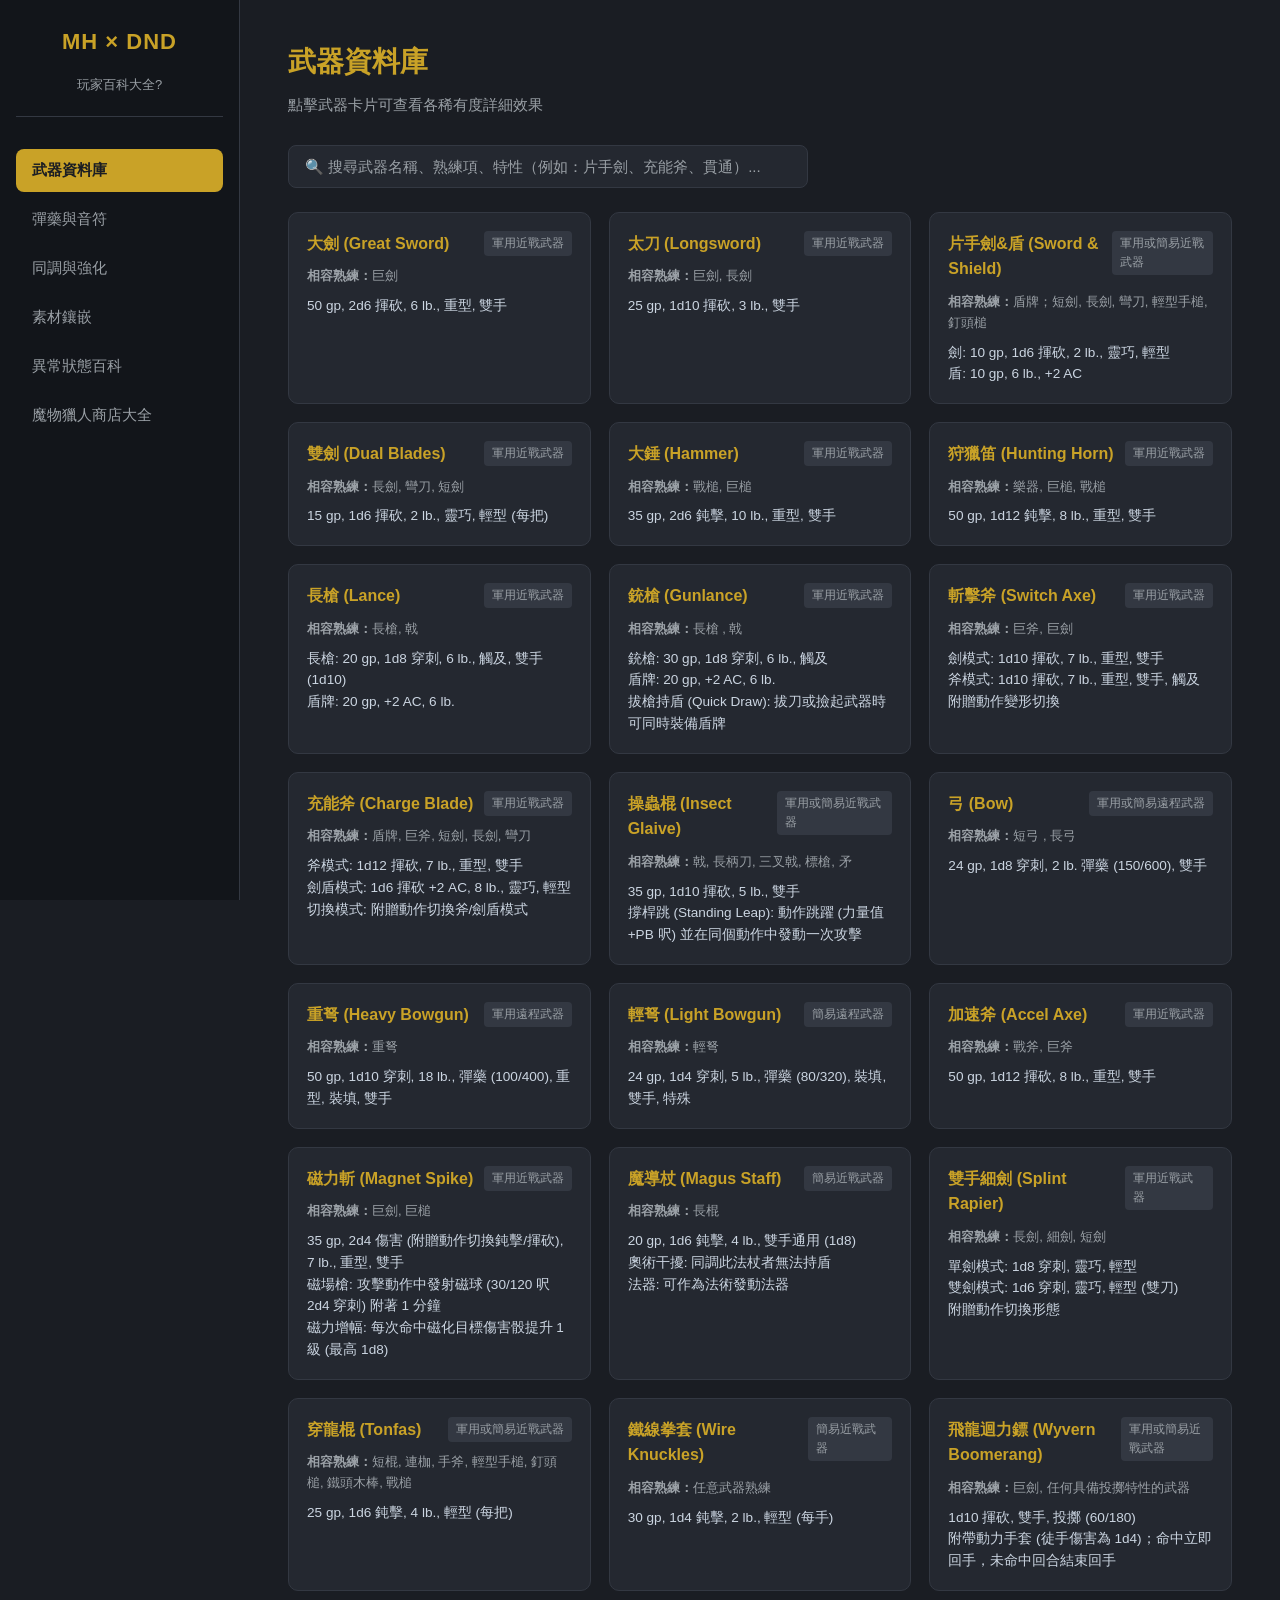
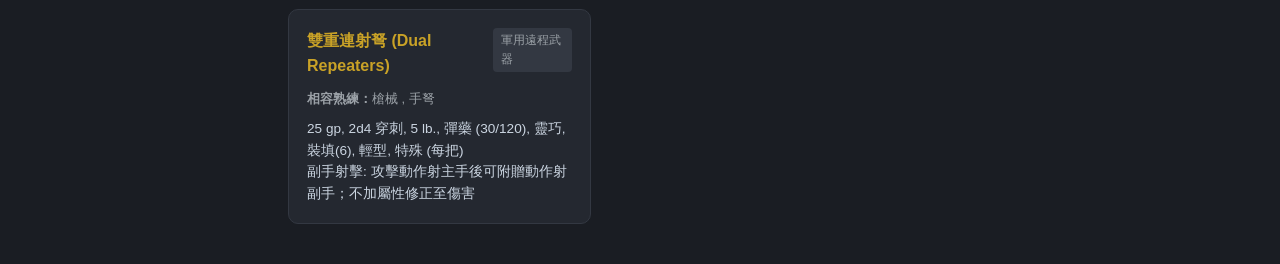
<file: DND/player.html>
<!DOCTYPE html>
<html lang="zh-Hant">
<head>
  <meta charset="UTF-8">
  <meta name="viewport" content="width=device-width, initial-scale=1.0">
  <title>DND × 魔物獵人 資料庫</title>
  <link rel="stylesheet" href="style.css">
</head>
<body>

  <!-- 側邊導覽 -->
  <aside class="sidebar">
    <div class="logo">
      <h2>MH × DND</h2>
      <p>玩家百科大全?</p>
    </div>
    <nav>
      <button class="nav-btn active" data-section="weapons">武器資料庫</button>
      <button class="nav-btn" data-section="ammo">彈藥與音符</button>
      <button class="nav-btn" data-section="equipment">同調與強化</button>
      <button class="nav-btn" data-section="socket">素材鑲嵌</button>
      <button class="nav-btn" data-section="status">異常狀態百科</button>
      <button class="nav-btn" data-section="shop">魔物獵人商店大全</button>
    </nav>
  </aside>

  <!-- 主要內容 -->
  <main class="content">

    <!-- ===== 武器資料庫 ===== -->
    <section id="weapons" class="section active">
      <h1>武器資料庫</h1>
      <p class="subtitle">點擊武器卡片可查看各稀有度詳細效果</p>

      <div class="filter-bar">
        <input type="text" id="searchInput" class="search-input"
               placeholder="🔍 搜尋武器名稱、熟練項、特性（例如：片手劍、充能斧、貫通）..."
               oninput="filterWeapons()">
      </div>

      <div class="weapon-grid" id="weaponGrid"></div>
    </section>

    <!-- ===== 彈藥與音符 ===== -->
    <section id="ammo" class="section">
      <h1>彈藥與音符查詢</h1>

      <!-- 狩獵笛音符 -->
      <div class="rule-box">
        <h2>🎵 狩獵笛音符與旋律全集</h2>

        <div class="melody-mechanic-grid">
          <div class="mechanic-card">
            <h4>🎶 旋律演奏 (Melody)</h4>
            <p>命中敵對生物時，可以<strong>附贈動作</strong>引出音符（數量等於當前和弦長度）組成旋律。音符最多儲存 <strong>1 分鐘</strong>。以一個<strong>動作</strong>完成演奏，賦予 <strong>20 呎範圍內</strong>能聽見聲音的自身與所有盟友該旋律效果，持續 <strong>1 分鐘</strong>（完成新旋律、陷入<strong>昏迷［狀態］</strong>或附贈動作主動結束時提前終止）。</p>
          </div>
          <div class="mechanic-card">
            <h4>💥 單音重砸 (Single Note Melody)</h4>
            <p>以一個<strong>動作</strong>將狩獵笛砸向地面，立即啟動一個自選單音旋律。你與 20 呎內的隊友獲得該音符效果，持續 <strong>1 分鐘</strong>。</p>
          </div>
          <div class="mechanic-card">
            <h4>⚠️ 疊加限制與音符安裝</h4>
            <p>• 同名音符不疊加（如「小攻擊力提升」與「中攻擊力提升」不可在同一旋律生效）。<br>
               • 多個屬性傷害音符不疊加（若同時存在，由玩家自選一種傷害類型）。<br>
               • <strong>變體規則：</strong>音符可透過商店購買、寶藏、任務或以織者工具製作，於長休時安裝。</p>
          </div>
        </div>

        <!-- 常見 -->
        <div class="note-tier-card">
          <div class="note-tier-header common">
            <span>常見 (Common) 基礎音符</span>
            <span class="chord-badge">和弦長度：2</span>
          </div>
          <div class="note-grid">
            <div class="note-item">
              <div class="note-head">
                <div>
                  <div class="note-name-zh">小攻擊力提升</div>
                  <div class="note-name-en">Damage up (S)</div>
                </div>
                <span class="note-tag tag-attack">攻擊/增益</span>
              </div>
              <div class="note-desc">範圍內盟友的鈍擊、揮砍與穿刺武器傷害獲得 <strong>+1 加值</strong>。</div>
            </div>
            <div class="note-item">
              <div class="note-head">
                <div>
                  <div class="note-name-zh">小移速提升</div>
                  <div class="note-name-en">Movement up (S)</div>
                </div>
                <span class="note-tag tag-speed">移動/機動</span>
              </div>
              <div class="note-desc">範圍內盟友的步行速度增加 <strong>5 呎</strong>。</div>
            </div>
            <div class="note-item">
              <div class="note-head">
                <div>
                  <div class="note-name-zh">小技能提升</div>
                  <div class="note-name-en">Skill up (S)</div>
                </div>
                <span class="note-tag tag-utility">技能/檢定</span>
              </div>
              <div class="note-desc">範圍內盟友在持有者自選的一項技能檢定上獲得 <strong>+1 加值</strong>。</div>
            </div>
          </div>
        </div>

        <!-- 非常見 -->
        <div class="note-tier-card">
          <div class="note-tier-header uncommon">
            <span>非常見 (Uncommon) 追加音符</span>
            <span class="chord-badge">和弦長度：3</span>
          </div>
          <div class="note-grid">
            <div class="note-item">
              <div class="note-head">
                <div>
                  <div class="note-name-zh">小防禦提升</div>
                  <div class="note-name-en">Defense up (S)</div>
                </div>
                <span class="note-tag tag-defense">防護/AC</span>
              </div>
              <div class="note-desc">範圍內盟友的 AC 獲得 <strong>+1 加值</strong>。</div>
            </div>
            <div class="note-item">
              <div class="note-head">
                <div>
                  <div class="note-name-zh">小冰屬性攻擊</div>
                  <div class="note-name-en">Cold Attack up (S)</div>
                </div>
                <span class="note-tag tag-element">寒冷傷害</span>
              </div>
              <div class="note-desc">範圍內盟友對目標造成寒冷傷害時，額外造成 <strong>2 點</strong> 寒冷傷害。</div>
            </div>
            <div class="note-item">
              <div class="note-head">
                <div>
                  <div class="note-name-zh">小火屬性攻擊</div>
                  <div class="note-name-en">Fire Attack up (S)</div>
                </div>
                <span class="note-tag tag-element">火焰傷害</span>
              </div>
              <div class="note-desc">範圍內盟友對目標造成火焰傷害時，額外造成 <strong>2 點</strong> 火焰傷害。</div>
            </div>
            <div class="note-item">
              <div class="note-head">
                <div>
                  <div class="note-name-zh">小雷屬性攻擊</div>
                  <div class="note-name-en">Lightning Attack up (S)</div>
                </div>
                <span class="note-tag tag-element">閃電傷害</span>
              </div>
              <div class="note-desc">範圍內盟友對目標造成閃電傷害時，額外造成 <strong>2 點</strong> 閃電傷害。</div>
            </div>
            <div class="note-item">
              <div class="note-head">
                <div>
                  <div class="note-name-zh">小毒屬性攻擊</div>
                  <div class="note-name-en">Poison Attack up (S)</div>
                </div>
                <span class="note-tag tag-element">毒素傷害</span>
              </div>
              <div class="note-desc">範圍內盟友對目標造成毒素傷害時，額外造成 <strong>2 點</strong> 毒素傷害。</div>
            </div>
          </div>
        </div>

        <!-- 稀有 -->
        <div class="note-tier-card">
          <div class="note-tier-header rare">
            <span>稀有 (Rare) 追加音符</span>
            <span class="chord-badge">和弦長度：4</span>
          </div>
          <div class="note-grid">
            <div class="note-item">
              <div class="note-head">
                <div>
                  <div class="note-name-zh">中攻擊力提升</div>
                  <div class="note-name-en">Damage up (M)</div>
                </div>
                <span class="note-tag tag-attack">攻擊/增益</span>
              </div>
              <div class="note-desc">範圍內盟友的鈍擊、揮砍與穿刺武器傷害獲得 <strong>+2 加值</strong>。</div>
            </div>
            <div class="note-item">
              <div class="note-head">
                <div>
                  <div class="note-name-zh">防音耳塞</div>
                  <div class="note-name-en">Earplugs</div>
                </div>
                <span class="note-tag tag-utility">狀態控制</span>
              </div>
              <div class="note-desc">旋律範圍內的所有生物皆處於 <strong>耳聾［狀態］</strong>（免疫咆哮音波與聲音干擾）。</div>
            </div>
            <div class="note-item">
              <div class="note-head">
                <div>
                  <div class="note-name-zh">小法術豁免提升</div>
                  <div class="note-name-en">Spell Save up (S)</div>
                </div>
                <span class="note-tag tag-utility">施法/DC</span>
              </div>
              <div class="note-desc">範圍內盟友的法術豁免 DC 獲得 <strong>+1 加值</strong>。</div>
            </div>
            <div class="note-item">
              <div class="note-head">
                <div>
                  <div class="note-name-zh">適溫適應</div>
                  <div class="note-name-en">Temperate</div>
                </div>
                <span class="note-tag tag-utility">環境生存</span>
              </div>
              <div class="note-desc">範圍內盟友完全免受極度酷熱與極度嚴寒環境造成的不良傷害與影響。</div>
            </div>
            <div class="note-item">
              <div class="note-head">
                <div>
                  <div class="note-name-zh">小酸屬性攻擊</div>
                  <div class="note-name-en">Acid Attack up (S)</div>
                </div>
                <span class="note-tag tag-element">強酸傷害</span>
              </div>
              <div class="note-desc">範圍內盟友造成強酸傷害時，額外造成 <strong>2 點</strong> 強酸傷害。</div>
            </div>
            <div class="note-item">
              <div class="note-head">
                <div>
                  <div class="note-name-zh">小力場屬性攻擊</div>
                  <div class="note-name-en">Force Attack up (S)</div>
                </div>
                <span class="note-tag tag-element">力場傷害</span>
              </div>
              <div class="note-desc">範圍內盟友造成力場傷害時，額外造成 <strong>2 點</strong> 力場傷害。</div>
            </div>
            <div class="note-item">
              <div class="note-head">
                <div>
                  <div class="note-name-zh">小雷鳴屬性攻擊</div>
                  <div class="note-name-en">Thunder Attack up (S)</div>
                </div>
                <span class="note-tag tag-element">雷鳴傷害</span>
              </div>
              <div class="note-desc">範圍內盟友造成雷鳴傷害時，額外造成 <strong>2 點</strong> 雷鳴傷害。</div>
            </div>
            <div class="note-item">
              <div class="note-head">
                <div>
                  <div class="note-name-zh">小心靈屬性攻擊</div>
                  <div class="note-name-en">Psychic Attack up (S)</div>
                </div>
                <span class="note-tag tag-element">心靈傷害</span>
              </div>
              <div class="note-desc">範圍內盟友造成心靈傷害時，額外造成 <strong>2 點</strong> 心靈傷害。</div>
            </div>
          </div>
        </div>

        <!-- 非常稀有 -->
        <div class="note-tier-card">
          <div class="note-tier-header very-rare">
            <span>非常稀有 (Very Rare) 追加音符</span>
            <span class="chord-badge">和弦長度：5</span>
          </div>
          <div class="note-grid">
            <div class="note-item">
              <div class="note-head">
                <div>
                  <div class="note-name-zh">大防禦提升</div>
                  <div class="note-name-en">Defense up (L)</div>
                </div>
                <span class="note-tag tag-defense">防護/AC</span>
              </div>
              <div class="note-desc">範圍內盟友的 AC 獲得 <strong>+2 加值</strong>。</div>
            </div>
            <div class="note-item">
              <div class="note-head">
                <div>
                  <div class="note-name-zh">大移速提升</div>
                  <div class="note-name-en">Movement up (L)</div>
                </div>
                <span class="note-tag tag-speed">移動/機動</span>
              </div>
              <div class="note-desc">範圍內盟友的步行速度增加 <strong>10 呎</strong>。</div>
            </div>
            <div class="note-item">
              <div class="note-head">
                <div>
                  <div class="note-name-zh">全豁免提升</div>
                  <div class="note-name-en">Saving Throw up</div>
                </div>
                <span class="note-tag tag-defense">生存/豁免</span>
              </div>
              <div class="note-desc">範圍內盟友在<strong>所有豁免檢定</strong>上獲得 <strong>+2 加值</strong>。</div>
            </div>
            <div class="note-item">
              <div class="note-head">
                <div>
                  <div class="note-name-zh">大技能提升</div>
                  <div class="note-name-en">Skill up (L)</div>
                </div>
                <span class="note-tag tag-utility">技能/檢定</span>
              </div>
              <div class="note-desc">範圍內盟友在持有者自選的一項技能檢定上獲得 <strong>+2 加值</strong>。</div>
            </div>
            <div class="note-item">
              <div class="note-head">
                <div>
                  <div class="note-name-zh">震顫感知</div>
                  <div class="note-name-en">Tremor Sense</div>
                </div>
                <span class="note-tag tag-utility">感知/探測</span>
              </div>
              <div class="note-desc">盟友可探測並精確鎖定 <strong>30 呎半徑內</strong>與自身接觸同地面的振動來源位置。</div>
            </div>
            <div class="note-item">
              <div class="note-head">
                <div>
                  <div class="note-name-zh">水上行走</div>
                  <div class="note-name-en">Water Walking</div>
                </div>
                <span class="note-tag tag-speed">特殊移動</span>
              </div>
              <div class="note-desc">盟友可以在任何平靜的液體表面上正常站立與移動，如同堅實地面。</div>
            </div>
            <div class="note-item">
              <div class="note-head">
                <div>
                  <div class="note-name-zh">小暗蝕屬性攻擊</div>
                  <div class="note-name-en">Necrotic Attack up (S)</div>
                </div>
                <span class="note-tag tag-element">死靈傷害</span>
              </div>
              <div class="note-desc">範圍內盟友造成暗蝕傷害時，額外造成 <strong>2 點</strong> 死靈傷害。</div>
            </div>
            <div class="note-item">
              <div class="note-head">
                <div>
                  <div class="note-name-zh">小光耀屬性攻擊</div>
                  <div class="note-name-en">Radiant Attack up (S)</div>
                </div>
                <span class="note-tag tag-element">光耀傷害</span>
              </div>
              <div class="note-desc">範圍內盟友造成光耀傷害時，額外造成 <strong>2 點</strong> 光耀傷害。</div>
            </div>
          </div>
        </div>

        <!-- 傳說 -->
        <div class="note-tier-card">
          <div class="note-tier-header legendary">
            <span>傳說 (Legendary) 終極音符</span>
            <span class="chord-badge">和弦長度：6</span>
          </div>
          <div class="note-grid">
            <div class="note-item">
              <div class="note-head">
                <div>
                  <div class="note-name-zh">會心提升</div>
                  <div class="note-name-en">Affinity Up</div>
                </div>
                <span class="note-tag tag-attack">重擊暴擊</span>
              </div>
              <div class="note-desc">範圍內盟友的武器攻擊<strong>重擊範圍擴大 1 點</strong>（如 20 變為 19~20）。</div>
            </div>
            <div class="note-item">
              <div class="note-head">
                <div>
                  <div class="note-name-zh">大攻擊力提升</div>
                  <div class="note-name-en">Damage up (L)</div>
                </div>
                <span class="note-tag tag-attack">攻擊/增益</span>
              </div>
              <div class="note-desc">範圍內盟友的鈍擊、揮砍與穿刺武器傷害獲得 <strong>+3 加值</strong>。</div>
            </div>
            <div class="note-item">
              <div class="note-head">
                <div>
                  <div class="note-name-zh">全元素傷害提升</div>
                  <div class="note-name-en">Elemental Damage Up</div>
                </div>
                <span class="note-tag tag-element">三元素強化</span>
              </div>
              <div class="note-desc">範圍內盟友造成寒冷、火焰或閃電傷害時，額外造成 <strong>3 點</strong> 同類型傷害。</div>
            </div>
            <div class="note-item">
              <div class="note-head">
                <div>
                  <div class="note-name-zh">死亡豁免提升</div>
                  <div class="note-name-en">Death Save Up</div>
                </div>
                <span class="note-tag tag-defense">生死存亡</span>
              </div>
              <div class="note-desc">範圍內盟友在進行<strong>死亡豁免檢定</strong>時獲得 <strong>+1 加值</strong>。</div>
            </div>
            <div class="note-item">
              <div class="note-head">
                <div>
                  <div class="note-name-zh">魅惑抗性</div>
                  <div class="note-name-en">Charm Resist</div>
                </div>
                <span class="note-tag tag-resist">狀態抗性</span>
              </div>
              <div class="note-desc">範圍內盟友在抵抗陷入 <strong>魅惑［狀態］</strong> 的豁免檢定中<strong>具有優勢</strong>。</div>
            </div>
            <div class="note-item">
              <div class="note-head">
                <div>
                  <div class="note-name-zh">恐慌抗性</div>
                  <div class="note-name-en">Frightened Resist</div>
                </div>
                <span class="note-tag tag-resist">狀態抗性</span>
              </div>
              <div class="note-desc">範圍內盟友在抵抗陷入 <strong>恐慌［狀態］</strong> 的豁免檢定中<strong>具有優勢</strong>。</div>
            </div>
            <div class="note-item">
              <div class="note-head">
                <div>
                  <div class="note-name-zh">麻痺抗性</div>
                  <div class="note-name-en">Paralysis Resist</div>
                </div>
                <span class="note-tag tag-resist">狀態抗性</span>
              </div>
              <div class="note-desc">範圍內盟友在抵抗陷入 <strong>麻痺［狀態］</strong> 的豁免檢定中<strong>具有優勢</strong>。</div>
            </div>
            <div class="note-item">
              <div class="note-head">
                <div>
                  <div class="note-name-zh">毒素抗性</div>
                  <div class="note-name-en">Poison Resist</div>
                </div>
                <span class="note-tag tag-resist">狀態抗性</span>
              </div>
              <div class="note-desc">範圍內盟友在抵抗陷入 <strong>中毒［狀態］</strong> 的豁免檢定中<strong>具有優勢</strong>。</div>
            </div>
            <div class="note-item">
              <div class="note-head">
                <div>
                  <div class="note-name-zh">氣絕抗性</div>
                  <div class="note-name-en">Stun Resist</div>
                </div>
                <span class="note-tag tag-resist">狀態抗性</span>
              </div>
              <div class="note-desc">範圍內盟友在抵抗陷入 <strong>震懾［狀態］</strong> 的豁免檢定中<strong>具有優勢</strong>。</div>
            </div>
          </div>
        </div>
      </div>

      <!-- 彈藥表 -->
      <div class="rule-box">
        <h2>🎒 遠程武器彈藥攜帶量與效果對照表</h2>
        <p><strong>彈藥袋容量成長規則：</strong>重弩與輕弩的基礎攜帶量在 <strong>稀有 (Rare) 翻倍（2x）</strong>、<strong>非常稀有 (Very Rare) 三倍（3x）</strong>、<strong>傳說 (Legendary) 四倍（4x）</strong>。彈藥袋重 10 磅。<br>
        <strong>彈藥豁免 DC：</strong> <code>8 + 熟練加值 (PB) + 敏捷修正</code>（雙重連射弩可選力量或敏捷）。</p>

        <h3>1. 重弩彈藥表 (Heavy Bowgun)</h3>
        <div class="table-wrap">
          <table>
            <thead>
              <tr>
                <th>彈藥名稱</th><th>單價 (份數)</th><th>基礎/常見/非常見</th><th>稀有 (2x)</th><th>非常稀有 (3x)</th><th>傳說 (4x)</th><th>效果說明</th>
              </tr>
            </thead>
            <tbody>
              <tr><td>通常彈 (Normal)</td><td>1 gp (20)</td><td>無限*</td><td>無限*</td><td>無限*</td><td>無限*</td><td>造成基礎武器傷害 (1d10 穿刺)。</td></tr>
              <tr><td>捕獲彈 (Tranq)</td><td>50 gp (1)</td><td>20</td><td>40</td><td>60</td><td>80</td><td>射程內發揮捕獲效果。</td></tr>
              <tr><td>擴散彈 (Cluster)</td><td>5 gp (1)</td><td>2</td><td>4</td><td>6</td><td>8</td><td>命中爆炸，目標與 5 呎內生物受 2d6 火傷 (VR: 3d6 / Leg: 4d6)。</td></tr>
              <tr><td>貫通彈 lv1~3</td><td>1~3 gp (10)</td><td>10</td><td>20</td><td>30</td><td>40</td><td>傷害檢定獲得 +1 / +2 / +3 獎勵。</td></tr>
              <tr><td>毒彈 (Poison)</td><td>4 gp (1)</td><td>3</td><td>6</td><td>9</td><td>12</td><td>體質豁免失敗陷入 <strong>中毒［狀態］</strong> 1 分鐘。</td></tr>
              <tr><td>回復彈 lv1~2</td><td>5/7 gp (1)</td><td>1</td><td>2</td><td>3</td><td>4</td><td>命中不造成傷害，恢復 1d4 / 1d6 生命值。</td></tr>
              <tr><td>散彈 (Spread)</td><td>3 gp (20)</td><td>10</td><td>20</td><td>30</td><td>40</td><td>於半程內命中時，傷害平分給目標及其相鄰生物。</td></tr>
              <tr><td>麻痺彈 (Paralysis)</td><td>4 gp (1)</td><td>1</td><td>2</td><td>3</td><td>4</td><td>體質豁免失敗 <strong>失能［狀態］</strong> 且移速為 0；失敗差值 ≥5 則 <strong>麻痺［狀態］</strong>。</td></tr>
              <tr><td>斬裂彈 (Slicing)</td><td>5 gp (1)</td><td>1</td><td>2</td><td>3</td><td>4</td><td>目標敏捷豁免，受 4d6 揮砍傷害 (減半，VR: 5d6 / Leg: 6d6)。</td></tr>
              <tr><td>黏著彈 (Sticky)</td><td>1 gp (1)</td><td>2</td><td>4</td><td>6</td><td>8</td><td>力量豁免失敗陷入 <strong>束縛［狀態］</strong> 1 分鐘。</td></tr>
              <tr><td>龍擊彈 (Wyvern)</td><td>10 gp (1)</td><td>1</td><td>2</td><td>3</td><td>4</td><td>前方 15 呎錐狀敏捷豁免受 2d12 火傷 (減半，VR: 3d12 / Leg: 4d12)。</td></tr>
            </tbody>
          </table>
        </div>

        <h3>2. 輕弩彈藥表 (Light Bowgun)</h3>
        <div class="table-wrap">
          <table>
            <thead>
              <tr>
                <th>彈藥名稱</th><th>單價 (份數)</th><th>基礎/常見/非常見</th><th>稀有 (2x)</th><th>非常稀有 (3x)</th><th>傳說 (4x)</th><th>效果說明</th>
              </tr>
            </thead>
            <tbody>
              <tr><td>通常彈 (Normal)</td><td>1 gp (20)</td><td>無限*</td><td>無限*</td><td>無限*</td><td>無限*</td><td>造成基礎武器傷害 (1d4 穿刺)，觸發速射與過熱機制。</td></tr>
              <tr><td>捕獲彈 (Tranq)</td><td>50 gp (1)</td><td>20</td><td>40</td><td>60</td><td>80</td><td>射程內發揮捕獲效果。</td></tr>
              <tr><td>屬性彈 (火/水/電/暗)</td><td>3 gp (10)</td><td>10</td><td>20</td><td>30</td><td>40</td><td>造成火焰 / 酸蝕 / 閃電 / 暗蝕傷害。</td></tr>
              <tr><td>貫通彈 (Pierce)</td><td>2 gp (10)</td><td>10</td><td>20</td><td>30</td><td>40</td><td>傷害檢定獲得 +1 獎勵。</td></tr>
              <tr><td>散彈 (Spread)</td><td>3 gp (10)</td><td>10</td><td>20</td><td>30</td><td>40</td><td>半程內傷害平分給目標與相鄰生物。</td></tr>
              <tr><td>毒彈 (Poison)</td><td>4 gp (1)</td><td>3</td><td>6</td><td>9</td><td>12</td><td>體質豁免失敗陷入 <strong>中毒［狀態］</strong> 1 分鐘。</td></tr>
              <tr><td>回復彈 lv1~2</td><td>5/7 gp (1)</td><td>1</td><td>2</td><td>3</td><td>4</td><td>命中目標恢復 1d4 / 1d6 生命值。</td></tr>
              <tr><td>硬化彈 (Armor)</td><td>8 gp (1)</td><td>1</td><td>2</td><td>3</td><td>4</td><td>無傷害，使被擊中目標獲得 +2 AC (持續 1 分鐘)。</td></tr>
              <tr><td>鬼人彈 (Demon)</td><td>8 gp (1)</td><td>1</td><td>2</td><td>3</td><td>4</td><td>無傷害，使被擊中目標傷害檢定 +2 (持續 1 分鐘)。</td></tr>
              <tr><td>麻痺彈 (Paralysis)</td><td>4 gp (1)</td><td>1</td><td>2</td><td>3</td><td>4</td><td>體質豁免失敗 <strong>失能［狀態］</strong>/<strong>麻痺［狀態］</strong>。</td></tr>
              <tr><td>睡眠彈 (Sleep)</td><td>5 gp (1)</td><td>1</td><td>2</td><td>3</td><td>4</td><td>若目標目前 HP &lt; 50，直接陷入 <strong>昏迷［狀態］</strong> 1 分鐘。</td></tr>
              <tr><td>黏著彈 (Sticky)</td><td>1 gp (1)</td><td>2</td><td>4</td><td>6</td><td>8</td><td>力量豁免失敗陷入 <strong>束縛［狀態］</strong> 1 分鐘。</td></tr>
            </tbody>
          </table>
        </div>

        <h3>3. 雙重連射弩專用彈藥</h3>
        <div class="table-wrap">
          <table>
            <thead>
              <tr>
                <th>彈藥名稱</th><th>價格 (購買份數)</th><th>固定攜帶上限</th><th>效果與【激勵充能】強化</th>
              </tr>
            </thead>
            <tbody>
              <tr><td>通常彈 (Normal)</td><td>1 gp (18)</td><td>78 發</td><td>常規武器傷害。充能強化：額外造成 +3 穿刺傷害。</td></tr>
              <tr><td>捕獲彈 (Tranq)</td><td>50 gp (1)</td><td>78 發</td><td>射程內發揮捕獲效果。</td></tr>
              <tr><td>烈焰彈 (Blaze)</td><td>1 gp (12)</td><td>48 發</td><td>轉為火焰傷害。充能強化：點燃 5 呎地面，結束回合受 1d6 火傷。</td></tr>
              <tr><td>低溫彈 (Cryo)</td><td>2 gp (12)</td><td>48 發</td><td>轉為寒冷傷害。充能強化：體質豁免失敗附帶冰屬性異常 1 分鐘。</td></tr>
              <tr><td>風暴彈 (Storm)</td><td>2 gp (12)</td><td>48 發</td><td>轉為閃電傷害。充能強化：體質豁免失敗附帶雷屬性異常 1 分鐘。</td></tr>
              <tr><td>黏渣彈 (Slime)</td><td>1 gp (12)</td><td>48 發</td><td>轉為酸性傷害。充能強化：目標 AC -1 (至下回合結束)。</td></tr>
              <tr><td>極光彈 (Dawnstar)</td><td>2 gp (1)</td><td>18 發</td><td>轉為光耀傷害。充能強化：散發 5+5 呎亮光，照出 <strong>隱形［狀態］</strong>。</td></tr>
              <tr><td>全貫通彈 (Full-Bore)</td><td>1 gp (1)</td><td>18 發</td><td>射程直線貫通平分傷害。充能強化：射擊時自身向後推開 15 呎。</td></tr>
              <tr><td>神射手彈 (Marksman)</td><td>1 gp (1)</td><td>12 發</td><td>常規射程等於最大射程。充能強化：擲出 20 時暴擊骰改為三倍。</td></tr>
              <tr><td>暮光彈 (Twilight)</td><td>2 gp (1)</td><td>18 發</td><td>轉為暗蝕傷害。充能強化：體質豁免失敗陷入 <strong>目盲［狀態］</strong> 1 輪。</td></tr>
            </tbody>
          </table>
        </div>

        <h3>4. 弓之瓶裝 (Bow Coatings)</h3>
        <p>附贈動作可塗抹 10 發箭矢 (持續 10 分鐘)。塗層豁免 DC = <code>8 + PB + Dex</code>。</p>
        <ul>
          <li><strong>接擊瓶 (Close Range)：</strong> 15 呎內無視所有劣勢，超過 15 呎具劣勢。</li>
          <li><strong>強擊瓶 (Power / +2 / +3)：</strong> 傷害檢定分別獲得 +1 / +2 / +3 加值。</li>
          <li><strong>爆破瓶 (Blast)：</strong> 轉為火傷，目標 5 呎半徑內生物受一半火傷。</li>
          <li><strong>麻痺瓶 (Paralysis)：</strong> 感知豁免失敗陷入 <strong>麻痺［狀態］</strong> 1 分鐘 (免疫 24 小時)。</li>
          <li><strong>毒瓶 (Poison)：</strong> 體質豁免失敗陷入 <strong>中毒［狀態］</strong> 直至下回合結束。</li>
          <li><strong>睡眠瓶 (Sleep)：</strong> 體質豁免失敗陷入 <strong>失能［狀態］</strong>；失敗差值 ≥5 則陷入 <strong>昏迷［狀態］</strong> 1 分鐘。</li>
        </ul>
      </div>
    </section>

    <!-- ===== 同調與強化 ===== -->
    <section id="equipment" class="section">
      <h1>裝備同調與強化</h1>

      <div class="rule-box">
        <h2>同調規則 (Attunement)</h2>
        <p>在完成一次<strong>短休</strong>或<strong>長休</strong>後，你可以同調：</p>
        <ul>
          <li><strong>1 件武器</strong></li>
          <li><strong>1 件防具</strong></li>
          <li><strong>2 件飾品 (Trinkets)</strong>（但同一時間<strong>只有 1 件處於啟動狀態</strong>獲得其素材效果。你可以使用一個<strong>動作</strong>來切換當前啟動的飾品）</li>
        </ul>
        <p><em>未同調的武器或防具無論原本稀有度為何，皆視為「常見 (Common)」版本，無法使用稀有度提升帶來的武器特性，其上鑲嵌的素材效果亦會失效。</em></p>
      </div>

      <div class="rule-box">
        <h2>防具強化與稀有度</h2>
        <div class="table-wrap">
          <table>
            <thead>
              <tr>
                <th>稀有度</th><th>素材槽數</th><th>強化所需素材</th><th>所需數量</th><th>花費費用</th><th>強化時間</th>
              </tr>
            </thead>
            <tbody>
              <tr><td><strong>常見 (Common)</strong></td><td>1 槽</td><td>—</td><td>—</td><td>—</td><td>—</td></tr>
              <tr><td><strong style="color:var(--rarity-uncommon)">非常見 (Uncommon)</strong></td><td>2 槽</td><td>鎧玉</td><td>5</td><td>500 gp</td><td>1 週</td></tr>
              <tr><td><strong style="color:var(--rarity-rare)">稀有 (Rare)</strong></td><td>3 槽</td><td>堅鎧玉</td><td>10</td><td>1,500 gp</td><td>1 週</td></tr>
              <tr><td><strong style="color:var(--rarity-very-rare)">非常稀有 (Very Rare)</strong></td><td>4 槽</td><td>重鎧玉</td><td>15</td><td>6,000 gp</td><td>1 週</td></tr>
              <tr><td><strong style="color:var(--rarity-legendary)">傳說 (Legendary)</strong></td><td>5 槽</td><td>王鎧玉</td><td>20</td><td>24,000 gp</td><td>1 週</td></tr>
            </tbody>
          </table>
        </div>
        <h3>防具稀有 (Rare)+ 屬性獎勵</h3>
        <p>當防具稀有度提升至 <strong>稀有及以上</strong> 時，從下列屬性中<strong>任選一項</strong>獲得（每次升級可選相同或不同）：</p>
        <ul>
          <li>AC +1</li>
          <li>自選兩項技能檢定 +1</li>
          <li>自選一項豁免檢定 +1</li>
          <li>所有未具備熟練項的豁免檢定 +1</li>
        </ul>
      </div>

      <div class="rule-box">
        <h2>武器強化與稀有度</h2>
        <div class="table-wrap">
          <table>
            <thead>
              <tr>
                <th>目標稀有度</th><th>素材插槽數</th><th>所需礦石素材</th><th>數量</th><th>強化花費</th><th>工期</th>
              </tr>
            </thead>
            <tbody>
              <tr><td><strong>常見 (Common)</strong></td><td>1 槽</td><td>—</td><td>—</td><td>—</td><td>—</td></tr>
              <tr><td><strong style="color:var(--rarity-uncommon)">非常見 (Uncommon)</strong></td><td>2 槽</td><td>大地結晶</td><td>5</td><td>500 gp</td><td>1 週</td></tr>
              <tr><td><strong style="color:var(--rarity-rare)">稀有 (Rare)</strong></td><td>3 槽</td><td>燕雀石</td><td>10</td><td>1,000 gp</td><td>1 週</td></tr>
              <tr><td><strong style="color:var(--rarity-very-rare)">非常稀有 (Very Rare)</strong></td><td>4 槽</td><td>輝龍石</td><td>15</td><td>4,000 gp</td><td>1 週</td></tr>
              <tr><td><strong style="color:var(--rarity-legendary)">傳說 (Legendary)</strong></td><td>5 槽</td><td>靈鶴石</td><td>20</td><td>16,000 gp</td><td>1 週</td></tr>
            </tbody>
          </table>
        </div>
        <p><em>* 空手專用道具（如纏手帶、拳套）：每階稀有度額外多 1 個素材插槽。</em></p>
      </div>
    </section>

    <!-- ===== 素材鑲嵌 ===== -->
    <section id="socket" class="section">
      <h1>素材鑲嵌</h1>

      <div class="rule-box">
        <h2>防具素材鑲嵌限制</h2>
        <ul>
          <li><strong>規則 1：</strong> 同一件防具對於任何一種傷害類型，只能擁有<strong>一種</strong>傷害減免、抗性或免疫。</li>
          <li><strong>規則 2：</strong> 同一件防具對同一種狀態條件，只能擁有<strong>一種</strong>優勢或免疫。</li>
          <li><strong>規則 3：</strong> 同一件防具只能擁有<strong>一個</strong>提供 AC 加值的素材。</li>
          <li><strong>規則 4：</strong> 同一件防具只能擁有<strong>一個</strong>使用符文的效果。</li>
          <li><strong>規則 5：</strong> 素材只能被新素材替換覆蓋。被替換的舊素材將會被<strong>摧毀</strong>。</li>
          <li><strong>規則 6：</strong> 素材效果<strong>不會</strong>與其強化版本堆疊。</li>
        </ul>
      </div>

      <div class="rule-box">
        <h2>武器素材鑲嵌限制</h2>
        <ul>
          <li><strong>規則 1：</strong> 一把武器只能擁有<strong>一個</strong>在擲出自然 20 時觸發效果的素材。此素材不受規則 2 限制。</li>
          <li><strong>規則 2：</strong> 一把武器只能擁有<strong>一個</strong>額外傷害、附加狀態或命中觸發的素材。</li>
          <li><strong>規則 3：</strong> 一把武器只能擁有<strong>一個</strong>使用符文的效果。</li>
          <li><strong>規則 4：</strong> 一把武器只能擁有<strong>一個</strong>提供法術 DC 與法術攻擊檢定加值的素材。</li>
          <li><strong>規則 5：</strong> 素材一旦被新素材替換，原素材即被<strong>銷毀</strong>。</li>
          <li><strong>規則 6：</strong> 素材效果不與同系列的強化版本堆疊。</li>
        </ul>
      </div>

      <div class="rule-box">
        <h2>飾品與外觀槽</h2>
        <p><strong>飾品 (Trinkets)：</strong> 每件飾品擁有 1 個素材插槽，可置入武器或防具素材並享有其效果（需處於啟動狀態）。若素材要求攻擊觸發或穿戴防具，則只在角色同調相應武器/防具時生效。</p>
        <p><strong>外觀插槽 (Cosmetic Material Slot)：</strong> 角色可在武器或防具上選擇擁有 1 個外觀槽，鑲嵌改變角色外觀的素材，無數值影響。</p>
      </div>
    </section>
<!-- ===== 異常狀態百科 ===== -->
<section id="status" class="section">
  <h1>異常狀態百科</h1>
  <p class="subtitle">D&D 2024 官方狀態 + 魔物獵人異常狀態速查</p>

  <!-- 搜尋列 -->
  <div class="filter-bar">
    <input type="text" id="statusSearch" class="search-input"
           placeholder="🔍 搜尋狀態名稱、關鍵字（例如：優勢、敏捷、失能）..."
           oninput="renderStatusView()">
  </div>

  <!-- 統計 -->
  <div class="status-summary">
    <span>✨ 目前顯示：<strong id="match-count">26</strong> 項</span>
    <span id="pin-indicator" class="pin-indicator hidden">★ 已釘選 <span id="pin-count">0</span></span>
  </div>

  <!-- 卡片內容 -->
  <div id="status-display"></div>
    </div>
  </div>

  <!-- 統計列 -->
  <div class="status-summary">
    <span>✨ 目前顯示：<strong id="match-count">26</strong> 項</span>
    <span id="pin-indicator" class="pin-indicator hidden">★ 已釘選 <span id="pin-count">0</span></span>
  </div>

  <!-- 動態內容 -->
  <div id="status-display"></div>
</section>

    <!-- ===== 商店大全 ===== -->
    <section id="shop" class="section">
      <h1>魔物獵人商店大全</h1>
      <p class="subtitle">商店內賣甚麼呢，好期待阿</p>
    </section>

  </main>

  <!-- 武器詳細彈窗 -->
  <div class="modal" id="weaponModal">
    <div class="modal-content">
      <span class="close-btn" onclick="closeModal()">&times;</span>
      <div id="modalBody"></div>
    </div>
  </div>

  <script src="script.js"></script>
</body>
</html>
</file>
<file: DM/style.css>
/* =========================
   變數與基本設定
   ========================= */
:root {
  --bg-dark: #14141a;
  --bg-sidebar: #1c1c24;
  --bg-card: #25252f;
  --bg-card-hover: #2e2e3a;
  --accent: #c9a227;
  --accent-light: #e8c547;
  --text: #e8e6e3;
  --text-muted: #9a9aa5;
  --danger: #c0392b;
  --warning: #d68910;
  --safe: #27ae60;
  --border: #3a3a48;
  --sidebar-width: 240px;
  --font-main: "Segoe UI", "Noto Sans TC", "Microsoft JhengHei", sans-serif;
}

* {
  margin: 0;
  padding: 0;
  box-sizing: border-box;
}

body {
  font-family: var(--font-main);
  background: var(--bg-dark);
  color: var(--text);
  line-height: 1.6;
  min-height: 100vh;
}

/* =========================
   整體布局：側邊欄 + 內容
   ========================= */
.app {
  display: flex;
  min-height: 100vh;
}

/* ---------- 側邊欄 ---------- */
.sidebar {
  width: var(--sidebar-width);
  background: var(--bg-sidebar);
  border-right: 1px solid var(--border);
  display: flex;
  flex-direction: column;
  position: fixed;
  top: 0;
  left: 0;
  bottom: 0;
  z-index: 50;
}

.sidebar-header {
  padding: 1.5rem 1.2rem 1.2rem;
  border-bottom: 1px solid var(--border);
}

.logo {
  font-size: 1.35rem;
  font-weight: bold;
  color: var(--accent);
}

.subtitle {
  font-size: 0.8rem;
  color: var(--text-muted);
  margin-top: 0.2rem;
}

.sidebar-nav {
  flex: 1;
  padding: 1rem 0;
  overflow-y: auto;
}

.nav-item {
  display: flex;
  align-items: center;
  width: 100%;
  padding: 0.85rem 1.4rem;
  background: none;
  border: none;
  color: var(--text-muted);
  font-size: 0.98rem;
  text-align: left;
  cursor: pointer;
  transition: all 0.2s;
  border-left: 3px solid transparent;
}

.nav-item .icon {
  margin-right: 0.7rem;
  font-size: 1.1rem;
}

.nav-item:hover {
  background: rgba(201, 162, 39, 0.08);
  color: var(--text);
}

.nav-item.active {
  background: rgba(201, 162, 39, 0.15);
  color: var(--accent-light);
  border-left-color: var(--accent);
  font-weight: 600;
}

.sidebar-footer {
  padding: 1rem 1.2rem;
  font-size: 0.75rem;
  color: var(--text-muted);
  border-top: 1px solid var(--border);
  text-align: center;
}

/* ---------- 右側內容區 ---------- */
.content {
  margin-left: var(--sidebar-width);
  flex: 1;
  padding: 2rem 2.5rem 4rem;
  max-width: 1100px;
}

/* 面板切換 */
.panel {
  display: none;
}

.panel.active {
  display: block;
}

.panel h1 {
  font-size: 1.9rem;
  color: var(--accent);
  margin-bottom: 1.5rem;
  padding-bottom: 0.6rem;
  border-bottom: 2px solid var(--border);
}

/* =========================
   子選單（主線劇情用）
   ========================= */
.sub-tabs {
  display: flex;
  gap: 0.5rem;
  margin-bottom: 1.8rem;
  flex-wrap: wrap;
}

.sub-tab {
  padding: 0.55rem 1.2rem;
  background: var(--bg-card);
  border: 1px solid var(--border);
  border-radius: 6px;
  color: var(--text-muted);
  font-size: 0.95rem;
  cursor: pointer;
  transition: all 0.2s;
}

.sub-tab:hover {
  border-color: var(--accent);
  color: var(--text);
}

.sub-tab.active {
  background: var(--accent);
  color: #1a1a1f;
  border-color: var(--accent);
  font-weight: 600;
}

.sub-panel {
  display: none;
}

.sub-panel.active {
  display: block;
}

/* =========================
   卡片與網格
   ========================= */
.card {
  background: var(--bg-card);
  border: 1px solid var(--border);
  border-radius: 8px;
  padding: 1.4rem 1.6rem;
  margin-bottom: 1rem;
  transition: background 0.2s;
}

.card:hover {
  background: var(--bg-card-hover);
}

.card h2 {
  color: var(--accent-light);
  font-size: 1.3rem;
  margin-bottom: 0.8rem;
}

.card h3 {
  color: var(--accent-light);
  font-size: 1.15rem;
  margin-bottom: 0.6rem;
}

.card ul {
  margin: 0.6rem 0 0.8rem 1.4rem;
}

.note {
  font-size: 0.9rem;
  color: var(--text-muted);
  font-style: italic;
  margin-top: 1rem;
}

.status-danger {
  border-left: 5px solid var(--danger);
}

.status-warning {
  border-left: 5px solid var(--warning);
}

.status-safe {
  border-left: 5px solid var(--safe);
}

.grid {
  display: grid;
  grid-template-columns: repeat(auto-fit, minmax(260px, 1fr));
  gap: 1.1rem;
}

/* =========================
   時間軸
   ========================= */
.timeline {
  position: relative;
  padding-left: 1.8rem;
  border-left: 3px solid var(--accent);
  margin-bottom: 1.5rem;
}

.timeline-item {
  margin-bottom: 1.6rem;
  position: relative;
}

.timeline-item::before {
  content: "";
  position: absolute;
  left: -2.25rem;
  top: 0.35rem;
  width: 11px;
  height: 11px;
  background: var(--accent);
  border-radius: 50%;
  border: 3px solid var(--bg-dark);
}

.year {
  font-weight: bold;
  color: var(--accent-light);
  margin-bottom: 0.25rem;
}

/* =========================
   表格
   ========================= */
table {
  width: 100%;
  border-collapse: collapse;
  margin: 1rem 0;
  font-size: 0.95rem;
}

th, td {
  padding: 0.65rem 1rem;
  text-align: left;
  border-bottom: 1px solid var(--border);
}

th {
  background: #1e1e28;
  color: var(--accent);
  font-weight: 600;
}

tr:hover {
  background: rgba(201, 162, 39, 0.07);
}

.monster-table th:nth-child(2),
.monster-table td:nth-child(2),
.monster-table th:nth-child(4),
.monster-table td:nth-child(4),
.monster-table th:nth-child(5),
.monster-table td:nth-child(5) {
  text-align: center;
}

/* =========================
   按鈕與結果
   ========================= */
.roll-btn {
  background: var(--accent);
  color: #1a1a1f;
  border: none;
  padding: 0.7rem 1.4rem;
  font-size: 1rem;
  font-weight: bold;
  border-radius: 6px;
  cursor: pointer;
  margin-top: 1rem;
  transition: background 0.2s, transform 0.1s;
}

.roll-btn:hover {
  background: var(--accent-light);
  transform: translateY(-1px);
}

.roll-btn:active {
  transform: translateY(0);
}

.result-box {
  margin-top: 1rem;
  padding: 1rem;
  background: #1e1e28;
  border: 1px solid var(--accent);
  border-radius: 6px;
  min-height: 2.5rem;
  font-size: 1.05rem;
  display: none;
}

.result-box.show {
  display: block;
}

/* =========================
   響應式（手機）
   ========================= */
@media (max-width: 800px) {
  .sidebar {
    width: 100%;
    height: auto;
    position: relative;
    border-right: none;
    border-bottom: 1px solid var(--border);
  }

  .app {
    flex-direction: column;
  }

  .content {
    margin-left: 0;
    padding: 1.5rem 1.2rem 3rem;
  }

  .sidebar-nav {
    display: flex;
    flex-wrap: wrap;
    padding: 0.5rem;
  }

  .nav-item {
    width: auto;
    flex: 1 1 auto;
    justify-content: center;
    border-left: none;
    border-bottom: 3px solid transparent;
    padding: 0.7rem 0.8rem;
  }

  .nav-item.active {
    border-left: none;
    border-bottom-color: var(--accent);
  }

  .sidebar-footer {
    display: none;
  }
}

/* =========================
   歷史頁面專用樣式
   ========================= */
.intro-text {
  color: var(--text-muted);
  margin-bottom: 2rem;
  line-height: 1.7;
}

.era-block {
  margin-bottom: 2.5rem;
}

.era-title {
  font-size: 1.4rem;
  color: var(--accent-light);
  margin-bottom: 1rem;
  padding-bottom: 0.4rem;
  border-bottom: 1px solid var(--border);
}

.timeline-history {
  position: relative;
  padding-left: 1.5rem;
  border-left: 2px solid var(--border);
}

.hist-item {
  margin-bottom: 1.3rem;
  position: relative;
}

.hist-item::before {
  content: "";
  position: absolute;
  left: -1.85rem;
  top: 0.4rem;
  width: 9px;
  height: 9px;
  background: var(--accent);
  border-radius: 50%;
  border: 2px solid var(--bg-dark);
}

.hist-year {
  font-weight: 600;
  color: var(--accent);
  font-size: 0.95rem;
  margin-bottom: 0.25rem;
}

.hist-event {
  color: var(--text);
  font-size: 0.95rem;
  line-height: 1.65;
}

.hist-item.current .hist-year {
  color: var(--accent-light);
  font-size: 1.05rem;
}

.hist-item.current .hist-event {
  font-weight: 500;
}
</file>
<file: DND/style.css>
/* ===== 基礎變數與重置 ===== */
* {
  margin: 0;
  padding: 0;
  box-sizing: border-box;
}

:root {
  --bg-dark: #1a1d23;
  --bg-sidebar: #12151a;
  --bg-card: #242830;
  --bg-card-hover: #2c313c;
  --accent: #c9a227;
  --accent-hover: #e0b83a;
  --text: #e8eaed;
  --text-muted: #9aa0a6;
  --border: #333842;

  /* 稀有度顏色 */
  --rarity-common: #9aa0a6;
  --rarity-uncommon: #4caf50;
  --rarity-rare: #2196f3;
  --rarity-very-rare: #9c27b0;
  --rarity-legendary: #ff9800;
}

body {
  font-family: "Microsoft JhengHei", "PingFang TC", "Noto Sans TC", sans-serif;
  background-color: var(--bg-dark);
  color: var(--text);
  display: flex;
  min-height: 100vh;
  line-height: 1.6;
}

/* ===== 側邊欄 ===== */
.sidebar {
  width: 240px;
  background-color: var(--bg-sidebar);
  padding: 24px 16px;
  border-right: 1px solid var(--border);
  position: fixed;
  height: 100vh;
  overflow-y: auto;
  z-index: 100;
}

.logo {
  text-align: center;
  margin-bottom: 32px;
  padding-bottom: 20px;
  border-bottom: 1px solid var(--border);
}

.logo h2 {
  color: var(--accent);
  font-size: 22px;
  letter-spacing: 1px;
}

.logo p {
  color: var(--text-muted);
  font-size: 13px;
  margin-top: 4px;
}

.nav-btn {
  display: block;
  width: 100%;
  background: transparent;
  border: none;
  color: var(--text-muted);
  text-align: left;
  padding: 12px 16px;
  margin-bottom: 6px;
  border-radius: 8px;
  font-size: 15px;
  cursor: pointer;
  transition: all 0.2s ease;
}

.nav-btn:hover {
  background-color: #1e2229;
  color: var(--text);
}

.nav-btn.active {
  background-color: var(--accent);
  color: #1a1d23;
  font-weight: bold;
}

/* ===== 主要內容 ===== */
.content {
  margin-left: 240px;
  padding: 40px 48px;
  width: calc(100% - 240px);
  max-width: 1200px;
}

.section {
  display: none;
}

.section.active {
  display: block;
  animation: fadeIn 0.3s ease;
}

@keyframes fadeIn {
  from { opacity: 0; transform: translateY(8px); }
  to { opacity: 1; transform: translateY(0); }
}

h1 {
  font-size: 28px;
  margin-bottom: 8px;
  color: var(--accent);
}

.subtitle {
  color: var(--text-muted);
  margin-bottom: 28px;
  font-size: 15px;
}

h2 {
  font-size: 20px;
  color: var(--accent);
  margin-bottom: 16px;
}

h3 {
  font-size: 17px;
  color: var(--text);
  margin: 24px 0 12px;
}

/* ===== 通用區塊 ===== */
.rule-box {
  background: var(--bg-card);
  border: 1px solid var(--border);
  border-radius: 12px;
  padding: 24px;
  margin-bottom: 28px;
}

.rule-box p,
.rule-box ul {
  color: #cbd5e1;
  font-size: 0.95rem;
}

.rule-box ul {
  padding-left: 20px;
  margin-top: 8px;
}

.rule-box li {
  margin-bottom: 6px;
}

/* ===== 搜尋列 ===== */
.filter-bar {
  margin-bottom: 24px;
}

.search-input {
  width: 100%;
  max-width: 520px;
  padding: 12px 16px;
  background: var(--bg-card);
  border: 1px solid var(--border);
  border-radius: 8px;
  color: var(--text);
  font-size: 15px;
  outline: none;
  transition: border-color 0.2s;
}

.search-input:focus {
  border-color: var(--accent);
}

.search-input::placeholder {
  color: var(--text-muted);
}

/* ===== 武器卡片網格 ===== */
.weapon-grid {
  display: grid;
  grid-template-columns: repeat(auto-fill, minmax(280px, 1fr));
  gap: 18px;
}

.weapon-card {
  background: var(--bg-card);
  border: 1px solid var(--border);
  border-radius: 10px;
  padding: 18px;
  cursor: pointer;
  transition: all 0.25s ease;
}

.weapon-card:hover {
  border-color: var(--accent);
  transform: translateY(-3px);
  box-shadow: 0 8px 20px rgba(0, 0, 0, 0.35);
  background: var(--bg-card-hover);
}

.weapon-card-header {
  display: flex;
  justify-content: space-between;
  align-items: flex-start;
  margin-bottom: 10px;
}

.weapon-card-title {
  font-weight: bold;
  font-size: 16px;
  color: var(--accent);
}

.badge {
  background: #333842;
  color: var(--text-muted);
  font-size: 12px;
  padding: 3px 8px;
  border-radius: 4px;
}

.weapon-meta {
  font-size: 13px;
  color: var(--text-muted);
  margin-bottom: 8px;
}

/* ===== 彈窗 Modal ===== */
.modal {
  display: none;
  position: fixed;
  z-index: 1000;
  left: 0;
  top: 0;
  width: 100%;
  height: 100%;
  background: rgba(0, 0, 0, 0.75);
  overflow-y: auto;
}

.modal.active {
  display: flex;
  justify-content: center;
  align-items: flex-start;
  padding: 40px 20px;
}

.modal-content {
  background: var(--bg-dark);
  border: 1px solid var(--border);
  border-radius: 12px;
  width: 100%;
  max-width: 720px;
  padding: 32px;
  position: relative;
  max-height: 90vh;
  overflow-y: auto;
}

.close-btn {
  position: absolute;
  top: 16px;
  right: 20px;
  font-size: 28px;
  color: var(--text-muted);
  cursor: pointer;
  line-height: 1;
}

.close-btn:hover {
  color: var(--accent);
}

.rarity-block {
  background: var(--bg-card);
  border-left: 4px solid var(--rarity-common);
  padding: 14px 16px;
  margin-bottom: 12px;
  border-radius: 0 8px 8px 0;
}

.rarity-block.uncommon { border-left-color: var(--rarity-uncommon); }
.rarity-block.rare { border-left-color: var(--rarity-rare); }
.rarity-block.very-rare { border-left-color: var(--rarity-very-rare); }
.rarity-block.legendary { border-left-color: var(--rarity-legendary); }

.rarity-title {
  font-weight: bold;
  margin-bottom: 6px;
  font-size: 15px;
}

/* ===== 狩獵笛音符 ===== */
.melody-mechanic-grid {
  display: grid;
  grid-template-columns: repeat(auto-fit, minmax(240px, 1fr));
  gap: 16px;
  margin-bottom: 28px;
}

.mechanic-card {
  background: #1e2229;
  border: 1px solid var(--border);
  border-radius: 10px;
  padding: 16px;
}

.mechanic-card h4 {
  color: var(--accent);
  margin-bottom: 8px;
  font-size: 15px;
}

.mechanic-card p {
  font-size: 0.9rem;
  color: #cbd5e1;
}

.note-tier-card {
  margin-bottom: 24px;
  border: 1px solid var(--border);
  border-radius: 10px;
  overflow: hidden;
}

.note-tier-header {
  display: flex;
  justify-content: space-between;
  align-items: center;
  padding: 12px 18px;
  background: #1e2229;
  font-weight: bold;
}

.note-tier-header.common { border-left: 4px solid var(--rarity-common); }
.note-tier-header.uncommon { border-left: 4px solid var(--rarity-uncommon); }
.note-tier-header.rare { border-left: 4px solid var(--rarity-rare); }
.note-tier-header.very-rare { border-left: 4px solid var(--rarity-very-rare); }
.note-tier-header.legendary { border-left: 4px solid var(--rarity-legendary); }

.chord-badge {
  background: #333842;
  color: var(--text-muted);
  font-size: 12px;
  padding: 3px 10px;
  border-radius: 20px;
}

.note-grid {
  display: grid;
  grid-template-columns: repeat(auto-fill, minmax(260px, 1fr));
  gap: 12px;
  padding: 16px;
}

.note-item {
  background: #1e2229;
  border: 1px solid var(--border);
  border-radius: 8px;
  padding: 12px 14px;
}

.note-head {
  display: flex;
  justify-content: space-between;
  align-items: flex-start;
  margin-bottom: 8px;
}

.note-name-zh {
  font-weight: bold;
  font-size: 14px;
  color: var(--text);
}

.note-name-en {
  font-size: 12px;
  color: var(--text-muted);
}

.note-tag {
  font-size: 11px;
  padding: 2px 8px;
  border-radius: 4px;
  white-space: nowrap;
}

.tag-attack { background: #3d2a1a; color: #ffb74d; }
.tag-speed { background: #1a3d2a; color: #81c784; }
.tag-utility { background: #1a2a3d; color: #64b5f6; }
.tag-defense { background: #2a1a3d; color: #ba68c8; }
.tag-element { background: #3d1a1a; color: #e57373; }
.tag-resist { background: #1a3d3d; color: #4dd0e1; }

.note-desc {
  font-size: 13px;
  color: #cbd5e1;
  line-height: 1.5;
}

/* ===== 表格 ===== */
.table-wrap {
  overflow-x: auto;
  margin: 12px 0 24px;
}

table {
  width: 100%;
  border-collapse: collapse;
  font-size: 13px;
}

th, td {
  border: 1px solid var(--border);
  padding: 10px 12px;
  text-align: left;
}

th {
  background: #1e2229;
  color: var(--accent);
  font-weight: bold;
  white-space: nowrap;
}

td {
  color: #cbd5e1;
}

tr:nth-child(even) td {
  background: rgba(255, 255, 255, 0.02);
}

/* ===== 狀態網格 ===== */
.status-grid {
  display: grid;
  grid-template-columns: repeat(auto-fill, minmax(220px, 1fr));
  gap: 10px;
}

.status-item {
  background: #1e2229;
  border: 1px solid var(--border);
  border-radius: 8px;
  padding: 12px 14px;
  display: flex;
  justify-content: space-between;
  align-items: center;
}

.status-badge {
  background: #333842;
  color: var(--accent);
  font-size: 12px;
  padding: 3px 8px;
  border-radius: 4px;
}

/* ===== 響應式 ===== */
@media (max-width: 768px) {
  .sidebar {
    width: 100%;
    height: auto;
    position: relative;
    border-right: none;
    border-bottom: 1px solid var(--border);
  }

  .content {
    margin-left: 0;
    width: 100%;
    padding: 24px 16px;
  }

  body {
    flex-direction: column;
  }

  .weapon-grid {
    grid-template-columns: 1fr;
  }
}

/* ===== 異常狀態百科 專用樣式 ===== */
.status-toolbar {
  display: flex;
  flex-wrap: wrap;
  gap: 12px;
  align-items: center;
  margin-bottom: 16px;
}

.status-search-wrap {
  flex: 1;
  min-width: 220px;
}

.status-filters {
  display: flex;
  gap: 6px;
  flex-wrap: wrap;
}

.status-tab {
  background: var(--bg-card);
  border: 1px solid var(--border);
  color: var(--text-muted);
  padding: 8px 14px;
  border-radius: 8px;
  cursor: pointer;
  font-size: 13px;
  transition: all 0.2s;
}

.status-tab:hover {
  color: var(--text);
  border-color: var(--accent);
}

.status-tab.active {
  background: var(--accent);
  color: #1a1d23;
  font-weight: bold;
  border-color: var(--accent);
}

.status-view-switch {
  display: flex;
  gap: 6px;
}

.view-btn {
  background: var(--bg-card);
  border: 1px solid var(--border);
  color: var(--text-muted);
  padding: 8px 12px;
  border-radius: 8px;
  cursor: pointer;
  font-size: 13px;
}

.view-btn.active {
  background: var(--accent);
  color: #1a1d23;
  font-weight: bold;
}

.status-summary {
  display: flex;
  gap: 16px;
  align-items: center;
  margin-bottom: 20px;
  font-size: 14px;
  color: var(--text-muted);
}

.pin-indicator {
  background: #3d2a1a;
  color: #ffb74d;
  padding: 3px 10px;
  border-radius: 20px;
  font-size: 13px;
}

.pin-indicator.hidden {
  display: none;
}

/* 卡牌網格 */
.status-cards-grid {
  display: grid;
  grid-template-columns: repeat(auto-fill, minmax(300px, 1fr));
  gap: 16px;
}

.status-card {
  background: var(--bg-card);
  border: 1px solid var(--border);
  border-radius: 12px;
  padding: 18px;
  position: relative;
  transition: all 0.2s;
}

.status-card:hover {
  border-color: var(--accent);
  transform: translateY(-2px);
}

.status-card.pinned {
  border-color: var(--accent);
  box-shadow: 0 0 0 1px var(--accent);
}

.status-card-header {
  display: flex;
  justify-content: space-between;
  align-items: flex-start;
  margin-bottom: 12px;
  padding-bottom: 10px;
  border-bottom: 1px solid var(--border);
}

.status-card-title {
  font-size: 16px;
  font-weight: bold;
  color: var(--text);
}

.status-card-badges {
  display: flex;
  flex-wrap: wrap;
  gap: 6px;
  margin-top: 6px;
}

.badge-dnd {
  background: #3d1a1a;
  color: #ef9a9a;
  font-size: 11px;
  padding: 2px 8px;
  border-radius: 4px;
}

.badge-mh {
  background: #1a3d2a;
  color: #81c784;
  font-size: 11px;
  padding: 2px 8px;
  border-radius: 4px;
}

.badge-type {
  background: #333842;
  color: var(--text-muted);
  font-size: 11px;
  padding: 2px 8px;
  border-radius: 4px;
}

.pin-btn {
  background: none;
  border: none;
  font-size: 20px;
  cursor: pointer;
  color: var(--text-muted);
  line-height: 1;
}

.pin-btn.pinned {
  color: var(--accent);
}

.status-mechanics {
  list-style: none;
  padding: 0;
}

.status-mechanics li {
  display: flex;
  gap: 8px;
  margin-bottom: 8px;
  font-size: 13.5px;
  color: #cbd5e1;
  line-height: 1.5;
}

.status-mechanics li::before {
  content: "✦";
  color: var(--accent);
  flex-shrink: 0;
}

/* 關鍵字高亮 */
.kw-advantage {
  color: #81c784;
  font-weight: bold;
}

.kw-disadvantage {
  color: #ef9a9a;
  font-weight: bold;
}

.kw-highlight {
  color: #ffb74d;
  font-weight: bold;
}

/* 清單表格模式 */
.status-table-wrap {
  overflow-x: auto;
  border: 1px solid var(--border);
  border-radius: 10px;
}

.status-table {
  width: 100%;
  border-collapse: collapse;
  font-size: 13.5px;
}

.status-table th {
  background: #1e2229;
  color: var(--accent);
  padding: 12px;
  text-align: left;
}

.status-table td {
  padding: 12px;
  border-top: 1px solid var(--border);
  vertical-align: top;
  color: #cbd5e1;
}

.status-table tr:nth-child(even) td {
  background: rgba(255,255,255,0.02);
}

@media (max-width: 768px) {
  .status-toolbar {
    flex-direction: column;
    align-items: stretch;
  }
}
</file>
